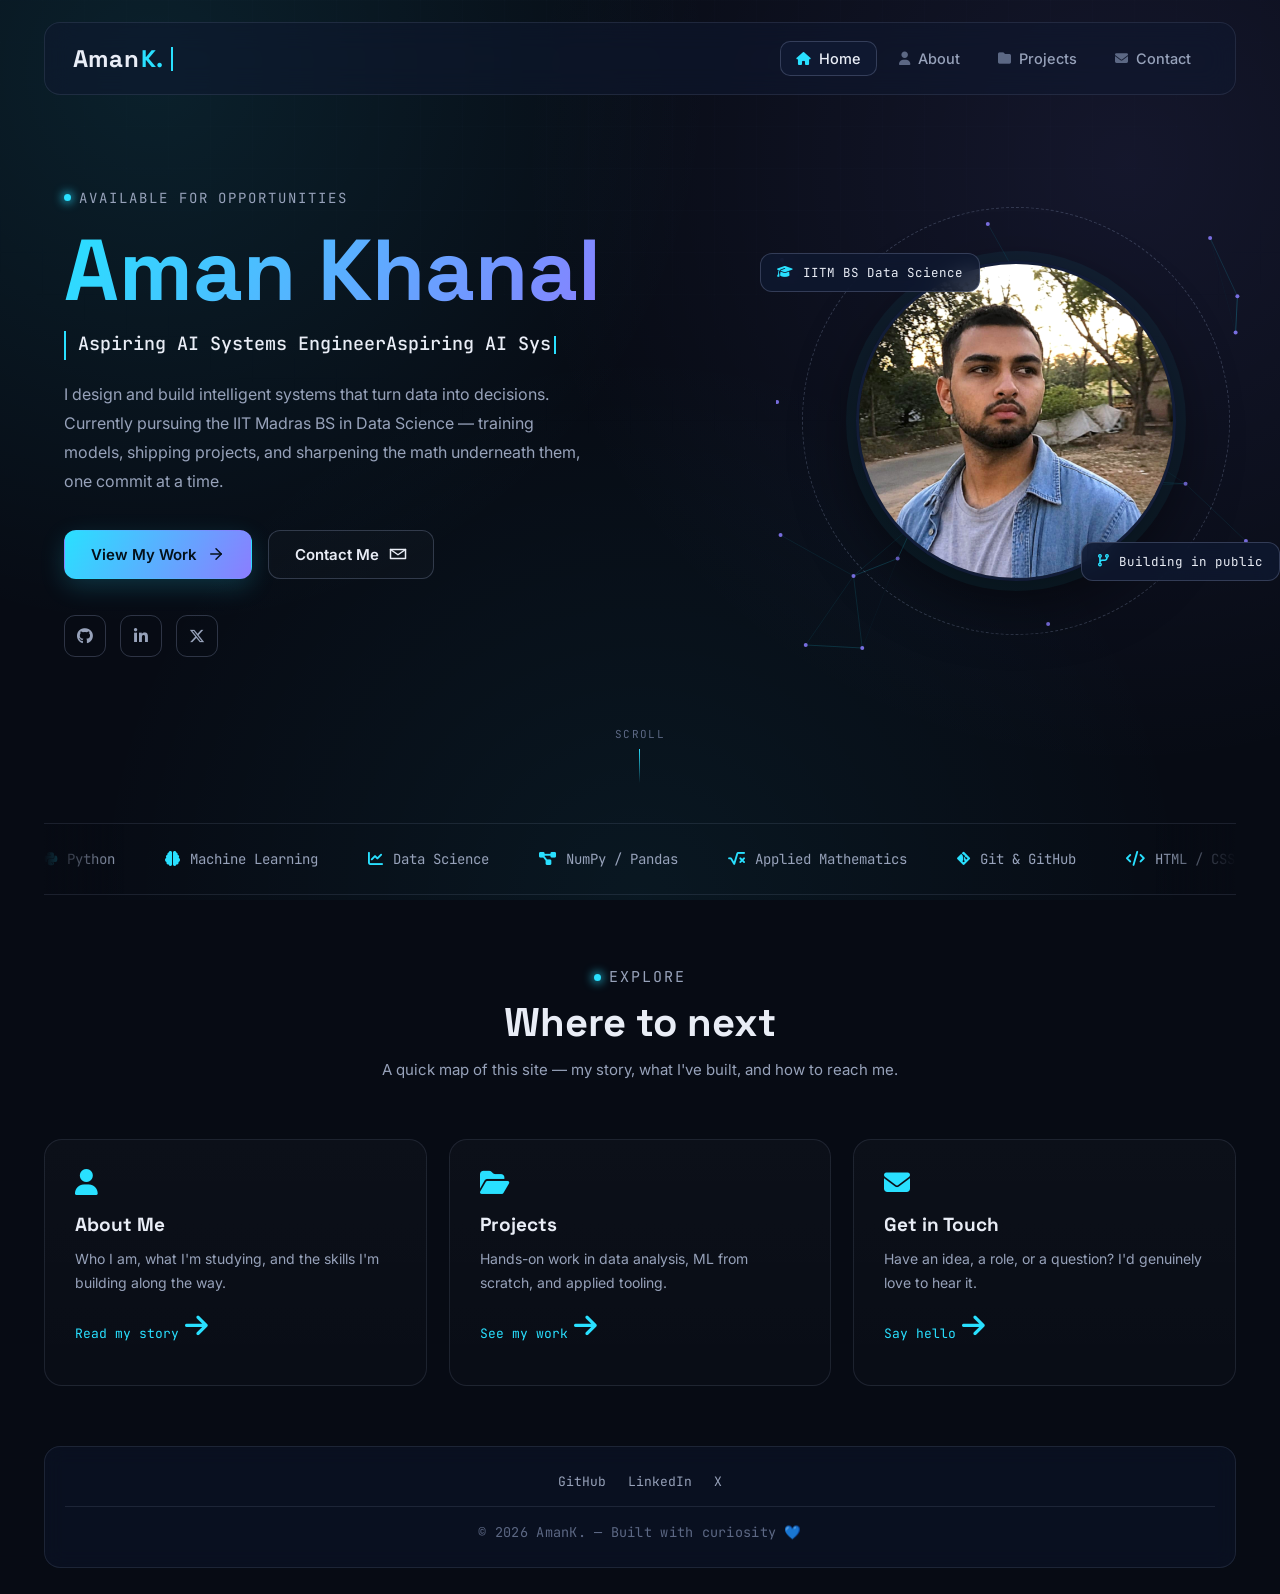
<file: index.html>
<!doctype html>
<html lang="en">
<head>
    <meta charset="UTF-8" />
    <meta name="viewport" content="width=device-width, initial-scale=1.0" />
    <title>AmanK. | AI &amp; ML Engineer</title>
    <meta name="description" content="Aman Khanal — aspiring AI Systems Engineer building intelligent, real-world machine learning projects." />

    <link href="./styles.css" rel="stylesheet" />
    <link rel="stylesheet" href="https://cdnjs.cloudflare.com/ajax/libs/font-awesome/6.7.2/css/all.min.css" />
</head>
<body>

<header>
    <h1>Aman<span class="dot">K.</span><span class="cursor"></span></h1>
    <button class="nav-toggle" id="navToggle" aria-label="Toggle navigation">
        <span></span><span></span><span></span>
    </button>
    <nav id="siteNav">
        <ul>
            <li><a href="index.html" class="active"><i class="fa-solid fa-house"></i> Home</a></li>
            <li><a href="about.html"><i class="fa-solid fa-user"></i> About</a></li>
            <li><a href="projects.html"><i class="fa-solid fa-folder"></i> Projects</a></li>
            <li><a href="contact.html"><i class="fa-solid fa-envelope"></i> Contact</a></li>
        </ul>
    </nav>
</header>

<main>

    <section class="hero">
        <div class="hero-text reveal">
            <p class="hero-greeting eyebrow">Available for opportunities</p>
            <h1 class="hero-name">Aman Khanal</h1>
            <p class="hero-role" id="typing">Aspiring AI Systems Engineer</p>
            <p class="hero-desc">
                I design and build intelligent systems that turn data into decisions.
                Currently pursuing the IIT Madras BS in Data Science — training models,
                shipping projects, and sharpening the math underneath them, one commit at a time.
            </p>
            <div class="hero-buttons">
                <a href="projects.html" class="btn btn-primary">
                    View My Work
                    <svg width="18" height="18" viewBox="0 0 24 24" fill="none" stroke="currentColor" stroke-width="2" stroke-linecap="round" stroke-linejoin="round">
                        <line x1="5" y1="12" x2="19" y2="12"></line>
                        <polyline points="12 5 19 12 12 19"></polyline>
                    </svg>
                </a>
                <a href="contact.html" class="btn btn-secondary">
                    Contact Me
                    <svg width="18" height="18" viewBox="0 0 24 24" fill="none" stroke="currentColor" stroke-width="2" stroke-linecap="round" stroke-linejoin="round">
                        <path d="M2 6h20v12H2z"></path>
                        <path d="M22 6l-10 7L2 6"></path>
                    </svg>
                </a>
            </div>
            <div class="hero-socials">
                <a href="https://github.com/amanml2026" target="_blank" aria-label="GitHub"><i class="fa-brands fa-github"></i></a>
                <a href="https://www.linkedin.com/in/aman-khanal-4bb287227/" target="_blank" aria-label="LinkedIn"><i class="fa-brands fa-linkedin-in"></i></a>
                <a href="https://x.com/AmanKhanal_AI" target="_blank" aria-label="X"><i class="fa-brands fa-x-twitter"></i></a>
            </div>
        </div>

        <div class="hero-image-wrap reveal">
            <canvas id="neural-canvas"></canvas>
            <span class="hero-ring"></span>
            <div class="hero-image">
                <img src="photo.jpeg" alt="Aman Khanal" />
            </div>
            <div class="float-chip chip-1"><i class="fa-solid fa-graduation-cap"></i> IITM BS Data Science</div>
            <div class="float-chip chip-2"><i class="fa-solid fa-code-branch"></i> Building in public</div>
        </div>
    </section>

    <div class="scroll-cue reveal"><span>Scroll</span><span class="line"></span></div>

    <section class="stack-strip reveal" aria-label="Technologies I work with">
        <div class="marquee">
            <span><i class="fa-brands fa-python"></i> Python</span>
            <span><i class="fa-solid fa-brain"></i> Machine Learning</span>
            <span><i class="fa-solid fa-chart-line"></i> Data Science</span>
            <span><i class="fa-solid fa-diagram-project"></i> NumPy / Pandas</span>
            <span><i class="fa-solid fa-square-root-variable"></i> Applied Mathematics</span>
            <span><i class="fa-brands fa-git-alt"></i> Git &amp; GitHub</span>
            <span><i class="fa-solid fa-code"></i> HTML / CSS / JS</span>
            <span><i class="fa-solid fa-terminal"></i> Problem Solving</span>
            <!-- duplicate set for seamless loop -->
            <span><i class="fa-brands fa-python"></i> Python</span>
            <span><i class="fa-solid fa-brain"></i> Machine Learning</span>
            <span><i class="fa-solid fa-chart-line"></i> Data Science</span>
            <span><i class="fa-solid fa-diagram-project"></i> NumPy / Pandas</span>
            <span><i class="fa-solid fa-square-root-variable"></i> Applied Mathematics</span>
            <span><i class="fa-brands fa-git-alt"></i> Git &amp; GitHub</span>
            <span><i class="fa-solid fa-code"></i> HTML / CSS / JS</span>
            <span><i class="fa-solid fa-terminal"></i> Problem Solving</span>
        </div>
    </section>

    <div class="section-head reveal">
        <p class="eyebrow">Explore</p>
        <h2>Where to next</h2>
        <p>A quick map of this site — my story, what I've built, and how to reach me.</p>
    </div>

    <section class="preview-grid">
        <div class="preview-card panel reveal">
            <i class="fa-solid fa-user"></i>
            <h3>About Me</h3>
            <p>Who I am, what I'm studying, and the skills I'm building along the way.</p>
            <a href="about.html">Read my story <i class="fa-solid fa-arrow-right"></i></a>
        </div>
        <div class="preview-card panel reveal">
            <i class="fa-solid fa-folder-open"></i>
            <h3>Projects</h3>
            <p>Hands-on work in data analysis, ML from scratch, and applied tooling.</p>
            <a href="projects.html">See my work <i class="fa-solid fa-arrow-right"></i></a>
        </div>
        <div class="preview-card panel reveal">
            <i class="fa-solid fa-envelope"></i>
            <h3>Get in Touch</h3>
            <p>Have an idea, a role, or a question? I'd genuinely love to hear it.</p>
            <a href="contact.html">Say hello <i class="fa-solid fa-arrow-right"></i></a>
        </div>
    </section>

</main>

<footer>
    <div class="foot-links">
        <a href="https://github.com/amanml2026" target="_blank">GitHub</a>
        <a href="https://www.linkedin.com/in/aman-khanal-4bb287227/" target="_blank">LinkedIn</a>
        <a href="https://x.com/AmanKhanal_AI" target="_blank">X</a>
    </div>
    <hr />
    <p>&copy; 2026 AmanK. — Built with curiosity 💙</p>
</footer>

<button class="to-top" id="toTop" aria-label="Back to top"><i class="fa-solid fa-arrow-up"></i></button>

<script>
/* ---------- mobile nav ---------- */
const navToggle = document.getElementById('navToggle');
const siteNav = document.getElementById('siteNav');
navToggle.addEventListener('click', () => siteNav.classList.toggle('open'));
document.querySelectorAll('#siteNav a').forEach(a => a.addEventListener('click', () => siteNav.classList.remove('open')));

/* ---------- back to top ---------- */
const toTop = document.getElementById('toTop');
window.addEventListener('scroll', () => {
    toTop.classList.toggle('show', window.scrollY > 400);
});
toTop.addEventListener('click', () => window.scrollTo({ top: 0, behavior: 'smooth' }));

/* ---------- scroll reveal ---------- */
const revealEls = document.querySelectorAll('.reveal');
const io = new IntersectionObserver((entries) => {
    entries.forEach(e => {
        if (e.isIntersecting) {
            e.target.classList.add('is-visible');
            io.unobserve(e.target);
        }
    });
}, { threshold: 0.15 });
revealEls.forEach(el => io.observe(el));

/* ---------- typing effect ---------- */
const words = [
    "Aspiring AI Systems Engineer",
    "Machine Learning Enthusiast",
    "IITM BS Data Science Student",
    "Lifelong Learner",
    "Building AI Projects Every Day"
];
let wordIndex = 0, charIndex = 0;
const typing = document.getElementById("typing");

function type(){
    if (charIndex < words[wordIndex].length){
        typing.textContent += words[wordIndex].charAt(charIndex);
        charIndex++;
        setTimeout(type, 90);
    } else {
        setTimeout(erase, 1500);
    }
}
function erase(){
    if (charIndex > 0){
        typing.textContent = words[wordIndex].substring(0, charIndex - 1);
        charIndex--;
        setTimeout(erase, 45);
    } else {
        wordIndex = (wordIndex + 1) % words.length;
        setTimeout(type, 400);
    }
}
type();

/* ---------- neural network canvas ---------- */
const canvas = document.getElementById('neural-canvas');
const ctx = canvas.getContext('2d');
let w, h, nodes = [];
const NODE_COUNT = 26;

function resize(){
    w = canvas.width = canvas.offsetWidth * devicePixelRatio;
    h = canvas.height = canvas.offsetHeight * devicePixelRatio;
}
function initNodes(){
    nodes = Array.from({ length: NODE_COUNT }, () => ({
        x: Math.random() * w,
        y: Math.random() * h,
        vx: (Math.random() - 0.5) * 0.3,
        vy: (Math.random() - 0.5) * 0.3
    }));
}
function step(){
    ctx.clearRect(0, 0, w, h);
    nodes.forEach(n => {
        n.x += n.vx; n.y += n.vy;
        if (n.x < 0 || n.x > w) n.vx *= -1;
        if (n.y < 0 || n.y > h) n.vy *= -1;
    });
    for (let i = 0; i < nodes.length; i++){
        for (let j = i + 1; j < nodes.length; j++){
            const a = nodes[i], b = nodes[j];
            const d = Math.hypot(a.x - b.x, a.y - b.y);
            const maxD = w * 0.22;
            if (d < maxD){
                ctx.strokeStyle = `rgba(41,224,255,${(1 - d / maxD) * 0.35})`;
                ctx.lineWidth = 1;
                ctx.beginPath();
                ctx.moveTo(a.x, a.y);
                ctx.lineTo(b.x, b.y);
                ctx.stroke();
            }
        }
    }
    nodes.forEach(n => {
        ctx.fillStyle = 'rgba(139,125,255,0.85)';
        ctx.beginPath();
        ctx.arc(n.x, n.y, 2, 0, Math.PI * 2);
        ctx.fill();
    });
    requestAnimationFrame(step);
}
if (canvas){
    resize();
    initNodes();
    step();
    window.addEventListener('resize', () => { resize(); initNodes(); });
}
</script>

</body>
</html>
</file>
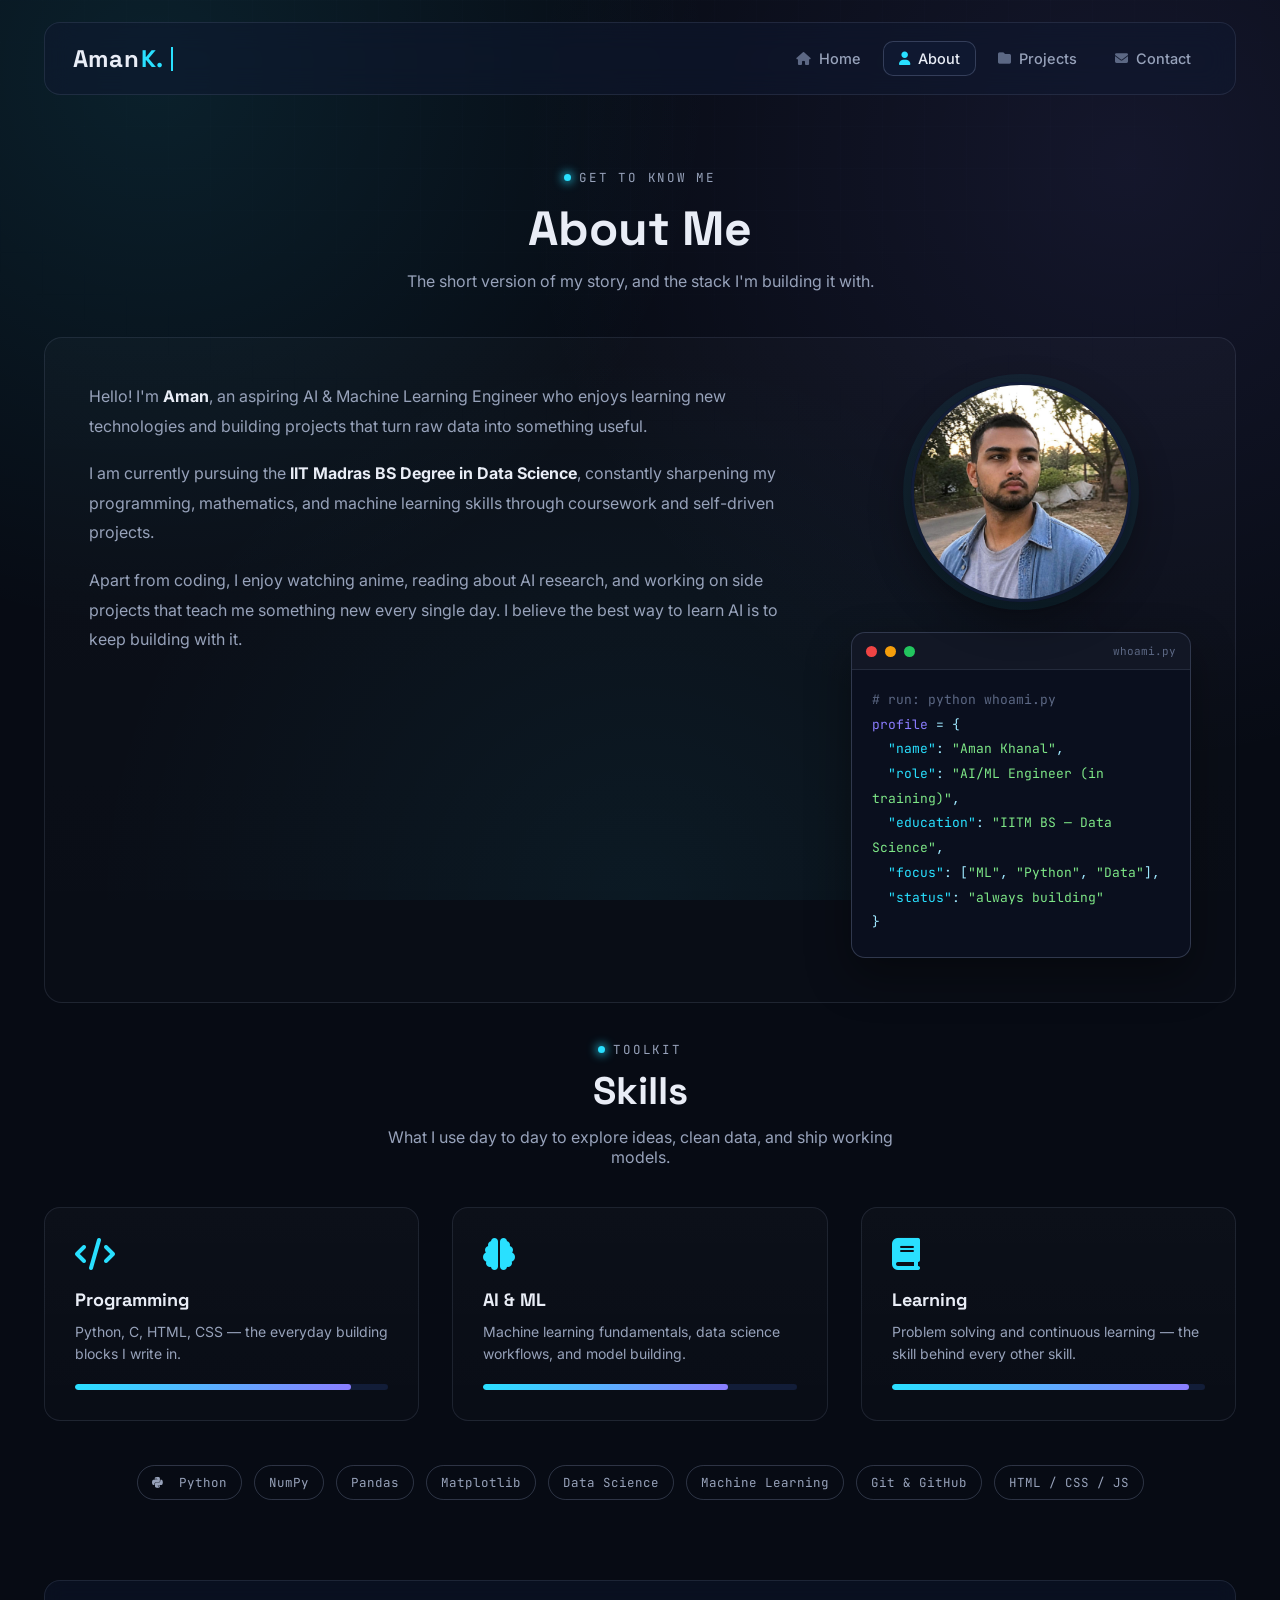
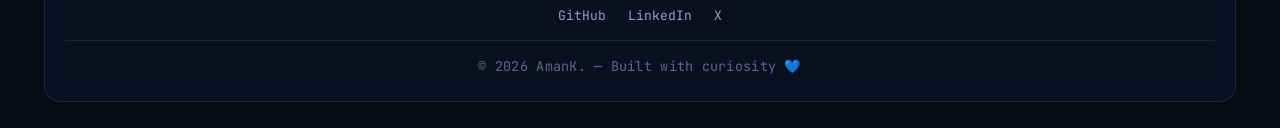
<file: about.html>
<!DOCTYPE html>
<html lang="en">
<head>
    <meta charset="UTF-8">
    <meta name="viewport" content="width=device-width, initial-scale=1.0">
    <title>About | AmanK.</title>

    <link rel="stylesheet" href="about.css">
    <link rel="stylesheet" href="https://cdnjs.cloudflare.com/ajax/libs/font-awesome/6.7.2/css/all.min.css">
</head>

<body>

<header>
    <h1>Aman<span class="dot">K.</span><span class="cursor"></span></h1>
    <button class="nav-toggle" id="navToggle" aria-label="Toggle navigation">
        <span></span><span></span><span></span>
    </button>
    <nav id="siteNav">
        <ul>
            <li><a href="index.html"><i class="fa-solid fa-house"></i> Home</a></li>
            <li><a href="about.html" class="active"><i class="fa-solid fa-user"></i> About</a></li>
            <li><a href="projects.html"><i class="fa-solid fa-folder"></i> Projects</a></li>
            <li><a href="contact.html"><i class="fa-solid fa-envelope"></i> Contact</a></li>
        </ul>
    </nav>
</header>

<main>

    <div class="page-head reveal">
        <p class="eyebrow">Get to know me</p>
        <h2>About Me</h2>
        <p>The short version of my story, and the stack I'm building it with.</p>
    </div>

    <section class="about panel reveal">

        <div class="text">

            <p>
                Hello! I'm <strong>Aman</strong>, an aspiring AI &amp; Machine Learning Engineer
                who enjoys learning new technologies and building projects that turn raw data
                into something useful.
            </p>

            <p>
                I am currently pursuing the <strong>IIT Madras BS Degree in Data Science</strong>,
                constantly sharpening my programming, mathematics, and machine learning skills
                through coursework and self-driven projects.
            </p>

            <p>
                Apart from coding, I enjoy watching anime, reading about AI research,
                and working on side projects that teach me something new every single day.
                I believe the best way to learn AI is to keep building with it.
            </p>

        </div>

        <div class="side">

            <div class="image">
                <img src="photo.jpeg" alt="Profile photo of Aman Khanal">
            </div>

            <div class="terminal">
                <div class="terminal-bar">
                    <span></span><span></span><span></span>
                    <small>whoami.py</small>
                </div>
                <div class="terminal-body">
<span class="cmt"># run: python whoami.py</span><br>
<span class="key">profile</span> = {<br>
&nbsp;&nbsp;<span class="fn">"name"</span>: <span class="str">"Aman Khanal"</span>,<br>
&nbsp;&nbsp;<span class="fn">"role"</span>: <span class="str">"AI/ML Engineer (in training)"</span>,<br>
&nbsp;&nbsp;<span class="fn">"education"</span>: <span class="str">"IITM BS — Data Science"</span>,<br>
&nbsp;&nbsp;<span class="fn">"focus"</span>: [<span class="str">"ML"</span>, <span class="str">"Python"</span>, <span class="str">"Data"</span>],<br>
&nbsp;&nbsp;<span class="fn">"status"</span>: <span class="str">"always building"</span><br>
}
                </div>
            </div>

        </div>

    </section>

    <section class="skills">

        <p class="eyebrow section-tag">Toolkit</p>
        <h2>Skills</h2>
        <p>What I use day to day to explore ideas, clean data, and ship working models.</p>

        <div class="cards">

            <div class="card reveal" style="--fill:88%">
                <i class="fa-solid fa-code"></i>
                <h3>Programming</h3>
                <p>Python, C, HTML, CSS — the everyday building blocks I write in.</p>
                <div class="bar"><div class="bar-fill"></div></div>
            </div>

            <div class="card reveal" style="--fill:78%">
                <i class="fa-solid fa-brain"></i>
                <h3>AI &amp; ML</h3>
                <p>Machine learning fundamentals, data science workflows, and model building.</p>
                <div class="bar"><div class="bar-fill"></div></div>
            </div>

            <div class="card reveal" style="--fill:95%">
                <i class="fa-solid fa-book"></i>
                <h3>Learning</h3>
                <p>Problem solving and continuous learning — the skill behind every other skill.</p>
                <div class="bar"><div class="bar-fill"></div></div>
            </div>

        </div>

        <div class="tags">
            <span><i class="fa-brands fa-python"></i>&nbsp; Python</span>
            <span>NumPy</span>
            <span>Pandas</span>
            <span>Matplotlib</span>
            <span>Data Science</span>
            <span>Machine Learning</span>
            <span>Git &amp; GitHub</span>
            <span>HTML / CSS / JS</span>
        </div>

    </section>

</main>

<footer>
    <div class="foot-links">
        <a href="https://github.com/amanml2026" target="_blank">GitHub</a>
        <a href="https://www.linkedin.com/in/aman-khanal-4bb287227/" target="_blank">LinkedIn</a>
        <a href="https://x.com/AmanKhanal_AI" target="_blank">X</a>
    </div>
    <hr>
    <p>&copy; 2026 AmanK. — Built with curiosity 💙</p>
</footer>

<button class="to-top" id="toTop" aria-label="Back to top"><i class="fa-solid fa-arrow-up"></i></button>

<script>
const navToggle = document.getElementById('navToggle');
const siteNav = document.getElementById('siteNav');
navToggle.addEventListener('click', () => siteNav.classList.toggle('open'));
document.querySelectorAll('#siteNav a').forEach(a => a.addEventListener('click', () => siteNav.classList.remove('open')));

const toTop = document.getElementById('toTop');
window.addEventListener('scroll', () => toTop.classList.toggle('show', window.scrollY > 400));
toTop.addEventListener('click', () => window.scrollTo({ top: 0, behavior: 'smooth' }));

const revealEls = document.querySelectorAll('.reveal');
const io = new IntersectionObserver((entries) => {
    entries.forEach(e => {
        if (e.isIntersecting){
            e.target.classList.add('is-visible');
            io.unobserve(e.target);
        }
    });
}, { threshold: 0.15 });
revealEls.forEach(el => io.observe(el));
</script>

</body>
</html>
</file>
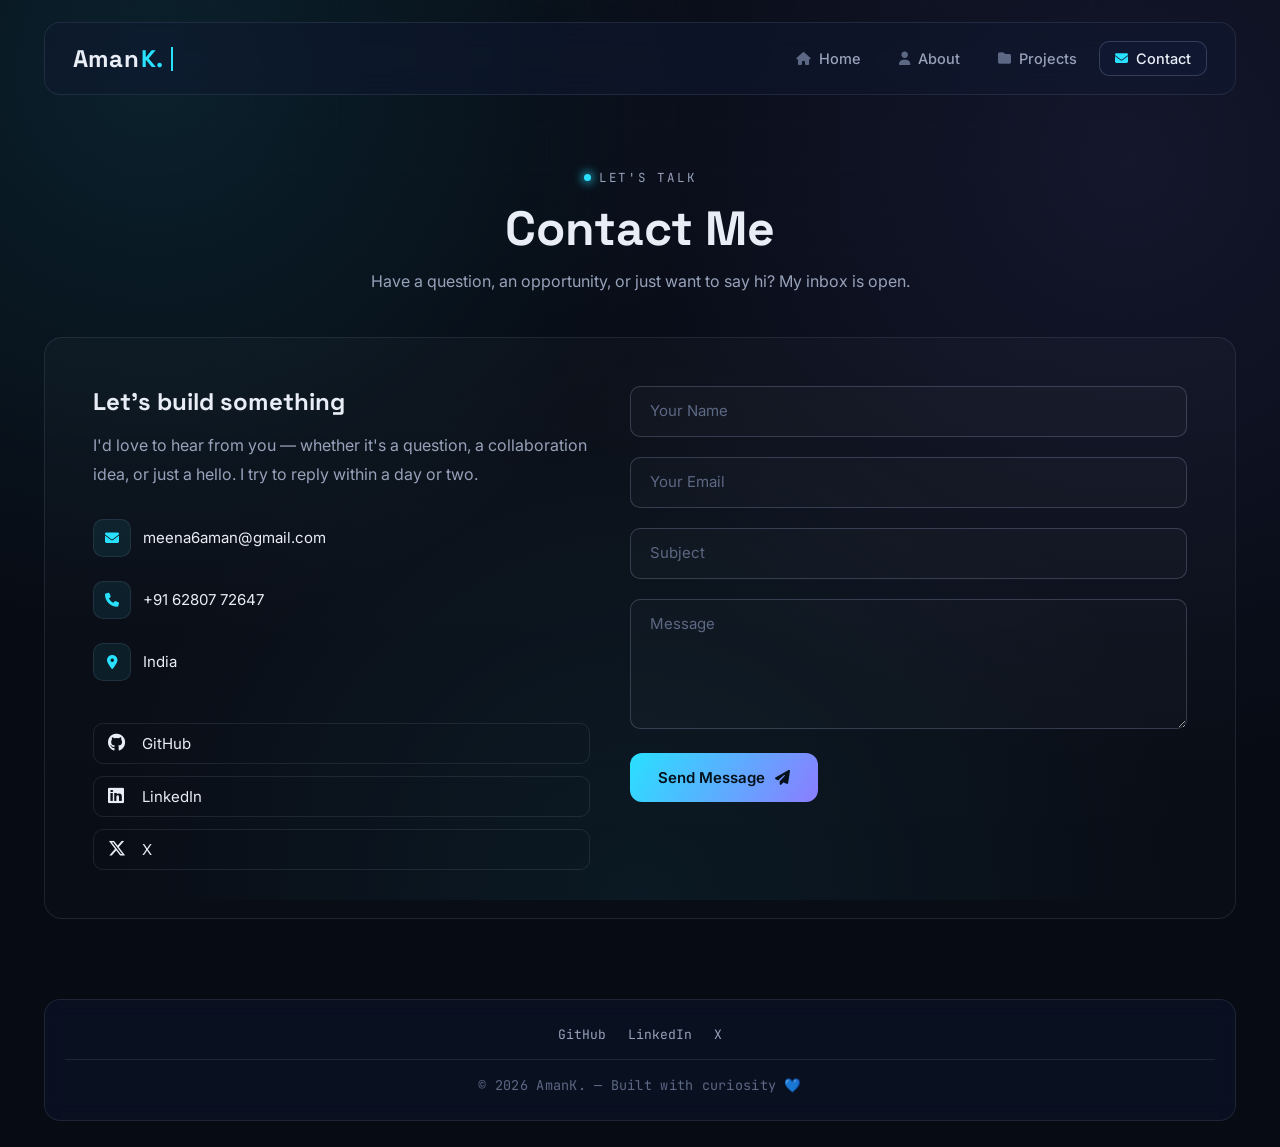
<file: contact.html>
<!DOCTYPE html>
<html lang="en">
<head>
    <meta charset="UTF-8">
    <meta name="viewport" content="width=device-width, initial-scale=1.0">
    <title>Contact | AmanK.</title>

    <link rel="stylesheet" href="contact.css">
    <link rel="stylesheet" href="https://cdnjs.cloudflare.com/ajax/libs/font-awesome/6.7.2/css/all.min.css">
</head>

<body>

<header>
    <h1>Aman<span class="dot">K.</span><span class="cursor"></span></h1>
    <button class="nav-toggle" id="navToggle" aria-label="Toggle navigation">
        <span></span><span></span><span></span>
    </button>
    <nav id="siteNav">
        <ul>
            <li><a href="index.html"><i class="fa-solid fa-house"></i> Home</a></li>
            <li><a href="about.html"><i class="fa-solid fa-user"></i> About</a></li>
            <li><a href="projects.html"><i class="fa-solid fa-folder"></i> Projects</a></li>
            <li><a href="contact.html" class="active"><i class="fa-solid fa-envelope"></i> Contact</a></li>
        </ul>
    </nav>
</header>

<main>

    <div class="page-head reveal">
        <p class="eyebrow">Let's talk</p>
        <h2>Contact Me</h2>
        <p>Have a question, an opportunity, or just want to say hi? My inbox is open.</p>
    </div>

    <section class="contact panel reveal">

        <div class="left">

            <h3>Let's build something</h3>
            <p>
                I'd love to hear from you — whether it's a question, a collaboration idea,
                or just a hello. I try to reply within a day or two.
            </p>

            <div class="info">
                <p><i class="fa-solid fa-envelope"></i> meena6aman@gmail.com</p>
                <p><i class="fa-solid fa-phone"></i> +91 62807 72647</p>
                <p><i class="fa-solid fa-location-dot"></i> India</p>
            </div>

            <div class="social">
                <a href="https://github.com/amanml2026" target="_blank">
                    <i class="fa-brands fa-github"></i> GitHub
                </a>
                <a href="https://www.linkedin.com/in/aman-khanal-4bb287227/" target="_blank">
                    <i class="fa-brands fa-linkedin"></i> LinkedIn
                </a>
                <a href="https://x.com/AmanKhanal_AI" target="_blank">
                    <i class="fa-brands fa-x-twitter"></i> X
                </a>
            </div>

        </div>

        <div class="right">

            <form id="contactForm">

                <div class="field">
                    <input type="text" id="name" name="name" placeholder=" " required>
                    <label for="name">Your Name</label>
                </div>

                <div class="field">
                    <input type="email" id="email" name="email" placeholder=" " required>
                    <label for="email">Your Email</label>
                </div>

                <div class="field">
                    <input type="text" id="subject" name="subject" placeholder=" " required>
                    <label for="subject">Subject</label>
                </div>

                <div class="field">
                    <textarea id="message" name="message" placeholder=" " required></textarea>
                    <label for="message">Message</label>
                </div>

                <button type="submit">
                    Send Message
                    <i class="fa-solid fa-paper-plane"></i>
                </button>

                <p class="form-note" id="formNote"></p>

            </form>

        </div>

    </section>

</main>

<footer>
    <div class="foot-links">
        <a href="https://github.com/amanml2026" target="_blank">GitHub</a>
        <a href="https://www.linkedin.com/in/aman-khanal-4bb287227/" target="_blank">LinkedIn</a>
        <a href="https://x.com/AmanKhanal_AI" target="_blank">X</a>
    </div>
    <hr>
    <p>&copy; 2026 AmanK. — Built with curiosity 💙</p>
</footer>

<button class="to-top" id="toTop" aria-label="Back to top"><i class="fa-solid fa-arrow-up"></i></button>

<script>
const navToggle = document.getElementById('navToggle');
const siteNav = document.getElementById('siteNav');
navToggle.addEventListener('click', () => siteNav.classList.toggle('open'));
document.querySelectorAll('#siteNav a').forEach(a => a.addEventListener('click', () => siteNav.classList.remove('open')));

const toTop = document.getElementById('toTop');
window.addEventListener('scroll', () => toTop.classList.toggle('show', window.scrollY > 400));
toTop.addEventListener('click', () => window.scrollTo({ top: 0, behavior: 'smooth' }));

const revealEls = document.querySelectorAll('.reveal');
const io = new IntersectionObserver((entries) => {
    entries.forEach(e => {
        if (e.isIntersecting){
            e.target.classList.add('is-visible');
            io.unobserve(e.target);
        }
    });
}, { threshold: 0.15 });
revealEls.forEach(el => io.observe(el));

/* ---------- contact form -> mailto ---------- */
const form = document.getElementById('contactForm');
const note = document.getElementById('formNote');

form.addEventListener('submit', (e) => {
    e.preventDefault();
    const name = document.getElementById('name').value.trim();
    const email = document.getElementById('email').value.trim();
    const subject = document.getElementById('subject').value.trim();
    const message = document.getElementById('message').value.trim();

    const body = `Name: ${name}\nEmail: ${email}\n\n${message}`;
    const mailto = `mailto:meena6aman@gmail.com?subject=${encodeURIComponent(subject)}&body=${encodeURIComponent(body)}`;

    window.location.href = mailto;

    note.innerHTML = '<i class="fa-solid fa-circle-check"></i> Opening your email client…';
    note.classList.add('show');
});
</script>

</body>
</html>
</file>
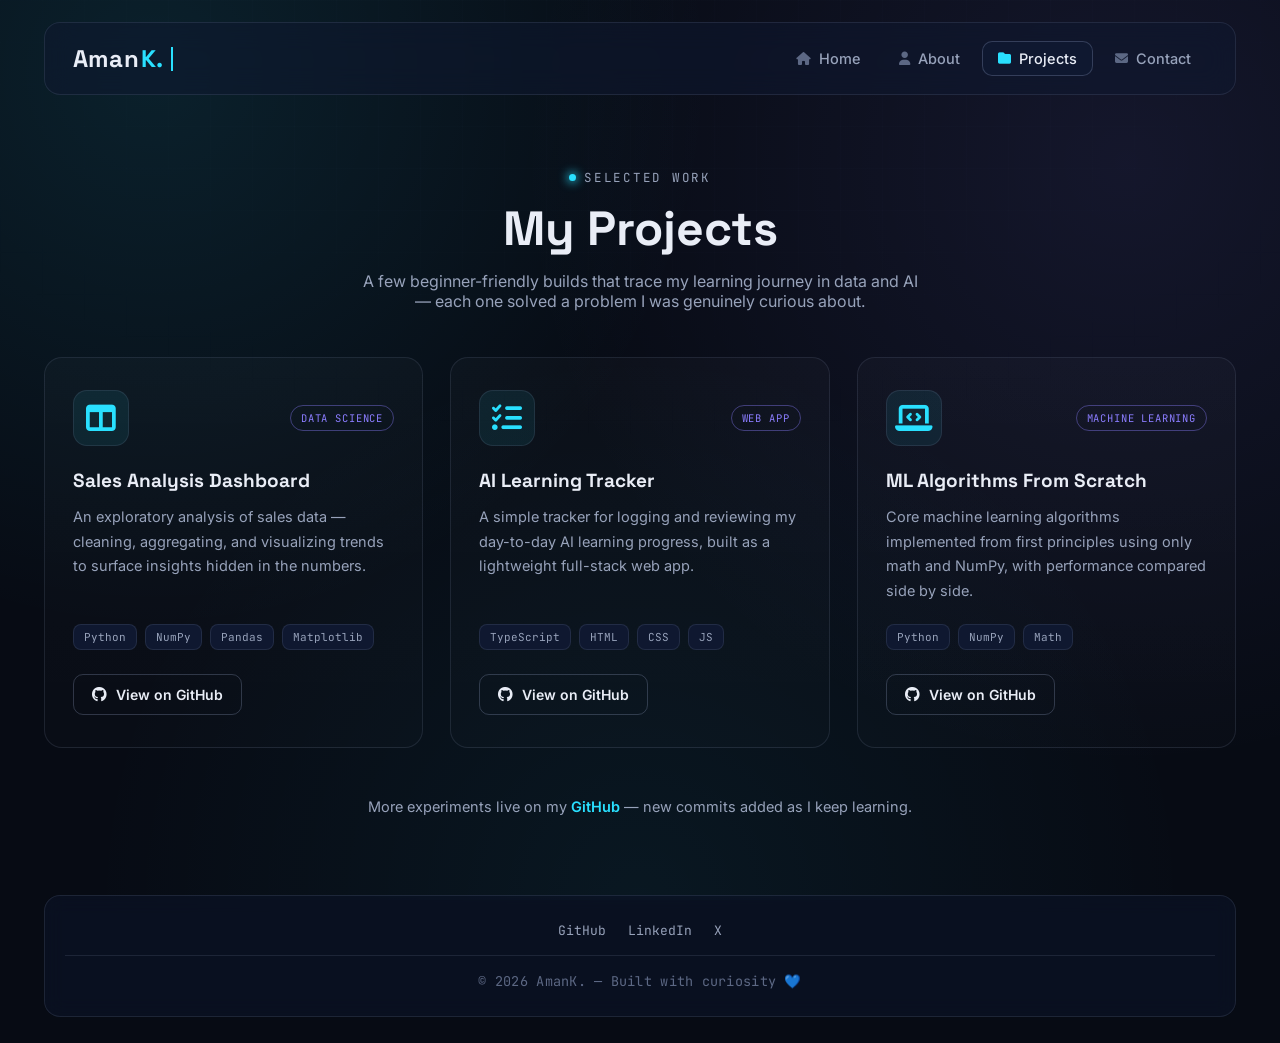
<file: projects.html>
<!DOCTYPE html>
<html lang="en">
<head>
    <meta charset="UTF-8">
    <meta name="viewport" content="width=device-width, initial-scale=1.0">
    <title>Projects | AmanK.</title>

    <link rel="stylesheet" href="projects.css">
    <link rel="stylesheet" href="https://cdnjs.cloudflare.com/ajax/libs/font-awesome/6.7.2/css/all.min.css">
</head>

<body>

<header>
    <h1>Aman<span class="dot">K.</span><span class="cursor"></span></h1>
    <button class="nav-toggle" id="navToggle" aria-label="Toggle navigation">
        <span></span><span></span><span></span>
    </button>
    <nav id="siteNav">
        <ul>
            <li><a href="index.html"><i class="fa-solid fa-house"></i> Home</a></li>
            <li><a href="about.html"><i class="fa-solid fa-user"></i> About</a></li>
            <li><a href="projects.html" class="active"><i class="fa-solid fa-folder"></i> Projects</a></li>
            <li><a href="contact.html"><i class="fa-solid fa-envelope"></i> Contact</a></li>
        </ul>
    </nav>
</header>

<main>

    <div class="page-head reveal">
        <p class="eyebrow">Selected work</p>
        <h2>My Projects</h2>
        <p>A few beginner-friendly builds that trace my learning journey in data and AI — each one solved a problem I was genuinely curious about.</p>
    </div>

    <section class="project-container">

        <div class="card reveal">
            <div class="card-top">
                <div class="project-icon"><i class="fa-solid fa-table-columns"></i></div>
                <span class="badge">Data Science</span>
            </div>
            <h3>Sales Analysis Dashboard</h3>
            <p>An exploratory analysis of sales data — cleaning, aggregating, and visualizing trends to surface insights hidden in the numbers.</p>
            <div class="tech-tags">
                <span>Python</span><span>NumPy</span><span>Pandas</span><span>Matplotlib</span>
            </div>
            <a href="https://github.com/amanml2026/sales-analysis-dashboard" target="_blank">
                <i class="fa-brands fa-github"></i> View on GitHub
            </a>
        </div>

        <div class="card reveal">
            <div class="card-top">
                <div class="project-icon"><i class="fa-solid fa-list-check"></i></div>
                <span class="badge">Web App</span>
            </div>
            <h3>AI Learning Tracker</h3>
            <p>A simple tracker for logging and reviewing my day-to-day AI learning progress, built as a lightweight full-stack web app.</p>
            <div class="tech-tags">
                <span>TypeScript</span><span>HTML</span><span>CSS</span><span>JS</span>
            </div>
            <a href="https://github.com/amanml2026/ai-learning-tracker" target="_blank">
                <i class="fa-brands fa-github"></i> View on GitHub
            </a>
        </div>

        <div class="card reveal">
            <div class="card-top">
                <div class="project-icon"><i class="fa-solid fa-laptop-code"></i></div>
                <span class="badge">Machine Learning</span>
            </div>
            <h3>ML Algorithms From Scratch</h3>
            <p>Core machine learning algorithms implemented from first principles using only math and NumPy, with performance compared side by side.</p>
            <div class="tech-tags">
                <span>Python</span><span>NumPy</span><span>Math</span>
            </div>
            <a href="https://github.com/amanml2026/ML-Algorithms-From-Scratch" target="_blank">
                <i class="fa-brands fa-github"></i> View on GitHub
            </a>
        </div>

    </section>

    <p class="more-note reveal">
        More experiments live on my <a href="https://github.com/amanml2026" target="_blank">GitHub</a> — new commits added as I keep learning.
    </p>

</main>

<footer>
    <div class="foot-links">
        <a href="https://github.com/amanml2026" target="_blank">GitHub</a>
        <a href="https://www.linkedin.com/in/aman-khanal-4bb287227/" target="_blank">LinkedIn</a>
        <a href="https://x.com/AmanKhanal_AI" target="_blank">X</a>
    </div>
    <hr>
    <p>&copy; 2026 AmanK. — Built with curiosity 💙</p>
</footer>

<button class="to-top" id="toTop" aria-label="Back to top"><i class="fa-solid fa-arrow-up"></i></button>

<script>
const navToggle = document.getElementById('navToggle');
const siteNav = document.getElementById('siteNav');
navToggle.addEventListener('click', () => siteNav.classList.toggle('open'));
document.querySelectorAll('#siteNav a').forEach(a => a.addEventListener('click', () => siteNav.classList.remove('open')));

const toTop = document.getElementById('toTop');
window.addEventListener('scroll', () => toTop.classList.toggle('show', window.scrollY > 400));
toTop.addEventListener('click', () => window.scrollTo({ top: 0, behavior: 'smooth' }));

const revealEls = document.querySelectorAll('.reveal');
const io = new IntersectionObserver((entries) => {
    entries.forEach(e => {
        if (e.isIntersecting){
            e.target.classList.add('is-visible');
            io.unobserve(e.target);
        }
    });
}, { threshold: 0.15 });
revealEls.forEach(el => io.observe(el));
</script>

</body>
</html>
</file>
<file: styles.css>
@import url('https://fonts.googleapis.com/css2?family=Space+Grotesk:wght@400;500;600;700&family=Inter:wght@400;500;600&family=JetBrains+Mono:wght@400;500&display=swap');

/* ---------------------------------------------
   Design tokens — AmanK. / AI Engineer portfolio
--------------------------------------------- */
:root{
    --bg:            #070b14;
    --bg-soft:       #0b1120;
    --panel:         #0f1830;
    --panel-2:       #121d38;
    --border:        rgba(148,163,196,0.14);
    --border-strong: rgba(148,163,196,0.28);

    --text:          #e9edf6;
    --text-dim:      #97a2ba;
    --text-faint:    #5c6884;

    --cyan:          #29e0ff;
    --violet:        #8b7dff;
    --grad:          linear-gradient(120deg, var(--cyan), var(--violet));
    --grad-soft:     linear-gradient(120deg, rgba(41,224,255,0.14), rgba(139,125,255,0.14));

    --font-display: 'Space Grotesk', sans-serif;
    --font-body:    'Inter', sans-serif;
    --font-mono:    'JetBrains Mono', monospace;

    --radius: 18px;
    --radius-sm: 10px;
}

*{
    margin:0;
    padding:0;
    box-sizing:border-box;
}

html{
    scroll-behavior:smooth;
}

body{
    width:100%;
    max-width:1240px;
    margin:auto;
    padding:0 24px;
    font-family:var(--font-body);
    background:var(--bg);
    color:var(--text);
    position:relative;
    overflow-x:hidden;
}

/* faint global grid + glow backdrop */
body::before{
    content:"";
    position:fixed;
    inset:0;
    z-index:-2;
    background:
        radial-gradient(circle at 12% 8%, rgba(41,224,255,0.10), transparent 40%),
        radial-gradient(circle at 88% 18%, rgba(139,125,255,0.10), transparent 45%),
        radial-gradient(circle at 50% 100%, rgba(41,224,255,0.06), transparent 50%),
        var(--bg);
}
body::after{
    content:"";
    position:fixed;
    inset:0;
    z-index:-1;
    opacity:.35;
    background-image:
        linear-gradient(rgba(148,163,196,0.05) 1px, transparent 1px),
        linear-gradient(90deg, rgba(148,163,196,0.05) 1px, transparent 1px);
    background-size:42px 42px;
    mask-image:radial-gradient(ellipse 80% 60% at 50% 0%, #000 40%, transparent 90%);
}

::selection{
    background:var(--cyan);
    color:#04101a;
}

::-webkit-scrollbar{ width:10px; }
::-webkit-scrollbar-track{ background:var(--bg); }
::-webkit-scrollbar-thumb{ background:var(--panel-2); border-radius:10px; border:2px solid var(--bg); }
::-webkit-scrollbar-thumb:hover{ background:var(--border-strong); }

a{ color:inherit; }

.eyebrow{
    display:inline-flex;
    align-items:center;
    gap:8px;
    font-family:var(--font-mono);
    font-size:12.5px;
    letter-spacing:.14em;
    text-transform:uppercase;
    color:var(--cyan);
}
.eyebrow::before{
    content:"";
    width:7px;
    height:7px;
    border-radius:50%;
    background:var(--cyan);
    box-shadow:0 0 10px 2px rgba(41,224,255,.7);
}

/* ---------------- Header / Nav ---------------- */
header{
    display:flex;
    justify-content:space-between;
    align-items:center;
    padding:18px 28px;
    margin-top:22px;
    background:rgba(15,24,48,0.55);
    backdrop-filter:blur(14px);
    -webkit-backdrop-filter:blur(14px);
    border:1px solid var(--border);
    border-radius:16px;
    position:sticky;
    top:16px;
    z-index:100;
}

header h1{
    font-family:var(--font-display);
    font-size:24px;
    font-weight:700;
    letter-spacing:.01em;
    color:var(--text);
    display:flex;
    align-items:center;
    gap:2px;
}
header h1 .dot{
    color:var(--cyan);
}
header h1 .cursor{
    display:inline-block;
    width:2px;
    height:1em;
    margin-left:6px;
    background:var(--cyan);
    animation:blinkCursor 1.1s steps(1) infinite;
}
@keyframes blinkCursor{ 50%{ opacity:0; } }

nav ul{
    display:flex;
    list-style:none;
    gap:6px;
}

nav ul li a{
    display:flex;
    align-items:center;
    gap:8px;
    text-decoration:none;
    color:var(--text-dim);
    font-size:14.5px;
    font-weight:500;
    padding:9px 16px;
    border-radius:10px;
    transition:.25s ease;
    position:relative;
}

nav ul li a i{
    font-size:13px;
    color:var(--text-faint);
    transition:.25s ease;
}

nav ul li a:hover,
nav ul li a.active{
    color:var(--text);
    background:var(--panel);
}
nav ul li a:hover i,
nav ul li a.active i{
    color:var(--cyan);
}
nav ul li a.active{
    box-shadow:inset 0 0 0 1px var(--border-strong);
}

.nav-toggle{
    display:none;
    flex-direction:column;
    gap:5px;
    background:none;
    border:none;
    cursor:pointer;
    padding:8px;
}
.nav-toggle span{
    width:22px;
    height:2px;
    background:var(--text);
    border-radius:2px;
    transition:.3s;
}

/* ---------------- Buttons ---------------- */
.btn{
    display:inline-flex;
    align-items:center;
    gap:10px;
    padding:14px 26px;
    border-radius:12px;
    font-family:var(--font-body);
    font-weight:600;
    font-size:15px;
    text-decoration:none;
    border:1px solid transparent;
    cursor:pointer;
    transition:transform .25s ease, box-shadow .25s ease, background .25s ease, border-color .25s ease;
}
.btn svg{ transition:transform .25s ease; }
.btn:hover svg{ transform:translateX(3px); }

.btn-primary{
    background:var(--grad);
    color:#04101a;
    box-shadow:0 8px 24px rgba(41,224,255,0.18);
}
.btn-primary:hover{
    transform:translateY(-3px);
    box-shadow:0 12px 30px rgba(41,224,255,0.3);
}

.btn-secondary{
    background:rgba(255,255,255,0.02);
    color:var(--text);
    border:1px solid var(--border-strong);
}
.btn-secondary:hover{
    transform:translateY(-3px);
    border-color:var(--cyan);
    color:var(--cyan);
    background:rgba(41,224,255,0.06);
}

/* ---------------- Glass panel utility ---------------- */
.panel{
    background:linear-gradient(180deg, rgba(255,255,255,0.025), rgba(255,255,255,0.01));
    border:1px solid var(--border);
    border-radius:var(--radius);
    position:relative;
}
.panel::before{
    content:"";
    position:absolute;
    inset:0;
    border-radius:inherit;
    padding:1px;
    background:var(--grad-soft);
    -webkit-mask:linear-gradient(#000 0 0) content-box, linear-gradient(#000 0 0);
    -webkit-mask-composite:xor;
    mask-composite:exclude;
    opacity:0;
    transition:opacity .35s ease;
    pointer-events:none;
}

/* ---------------- Scroll reveal ---------------- */
.reveal{
    opacity:0;
    transform:translateY(26px);
    transition:opacity .7s cubic-bezier(.2,.7,.2,1), transform .7s cubic-bezier(.2,.7,.2,1);
}
.reveal.is-visible{
    opacity:1;
    transform:translateY(0);
}

/* ---------------- Footer ---------------- */
footer{
    margin-top:60px;
    margin-bottom:26px;
    background:rgba(15,24,48,0.45);
    backdrop-filter:blur(10px);
    text-align:center;
    padding:26px 20px;
    border-radius:16px;
    border:1px solid var(--border);
    color:var(--text-faint);
    font-size:13.5px;
}
footer .foot-links{
    display:flex;
    justify-content:center;
    gap:22px;
    margin-bottom:16px;
    font-family:var(--font-mono);
    font-size:13px;
}
footer .foot-links a{
    text-decoration:none;
    color:var(--text-dim);
    transition:.25s;
}
footer .foot-links a:hover{ color:var(--cyan); }

footer hr{
    border:none;
    border-top:1px solid var(--border);
    margin-bottom:16px;
}

footer p{
    font-family:var(--font-mono);
    letter-spacing:.02em;
}

/* ---------------- Back to top ---------------- */
.to-top{
    position:fixed;
    right:26px;
    bottom:26px;
    width:46px;
    height:46px;
    border-radius:50%;
    background:var(--panel);
    border:1px solid var(--border-strong);
    color:var(--cyan);
    display:flex;
    align-items:center;
    justify-content:center;
    cursor:pointer;
    opacity:0;
    pointer-events:none;
    transform:translateY(10px);
    transition:.3s ease;
    z-index:200;
    font-size:16px;
}
.to-top.show{
    opacity:1;
    pointer-events:auto;
    transform:translateY(0);
}
.to-top:hover{
    border-color:var(--cyan);
    box-shadow:0 0 16px rgba(41,224,255,.35);
}

/* ---------------- Responsive header ---------------- */
@media (max-width:820px){
    nav{
        position:fixed;
        top:0; right:0;
        height:100vh;
        width:min(78vw,300px);
        background:rgba(7,11,20,0.98);
        border-left:1px solid var(--border);
        transform:translateX(100%);
        transition:transform .35s ease;
        z-index:150;
        padding:100px 30px;
    }
    nav.open{ transform:translateX(0); }
    nav ul{
        flex-direction:column;
        gap:6px;
    }
    nav ul li a{ font-size:16px; padding:14px 16px; }
    .nav-toggle{ display:flex; }
}

/* ================= HERO ================= */
main{ position:relative; }

.hero{
    display:flex;
    align-items:center;
    justify-content:space-between;
    gap:50px;
    padding:90px 20px 60px;
    flex-wrap:wrap;
    position:relative;
    min-height:auto;
}

.hero-text{
    max-width:560px;
    flex:1 1 420px;
}

.hero-greeting{
    font-family:var(--font-mono);
    font-size:14px;
    color:var(--text-dim);
    margin-bottom:14px;
}

.hero-name{
    font-family:var(--font-display);
    font-size:clamp(3rem,7vw,5.4rem);
    line-height:1;
    font-weight:700;
    background:var(--grad);
    -webkit-background-clip:text;
    background-clip:text;
    -webkit-text-fill-color:transparent;
    margin:6px 0 18px;
}

.hero-role{
    font-family:var(--font-mono);
    font-size:1.15rem;
    font-weight:500;
    color:var(--text);
    margin-bottom:20px;
    min-height:1.6em;
    border-left:2px solid var(--cyan);
    padding-left:12px;
}
.hero-role::after{
    content:"";
    display:inline-block;
    width:2px;
    height:1em;
    background:var(--cyan);
    margin-left:3px;
    vertical-align:middle;
    animation:blinkCursor .9s steps(1) infinite;
}

.hero-desc{
    font-size:1rem;
    line-height:1.8;
    color:var(--text-dim);
    margin-bottom:34px;
    max-width:520px;
}

.hero-buttons{
    display:flex;
    gap:16px;
    flex-wrap:wrap;
    margin-bottom:36px;
}

.hero-socials{
    display:flex;
    gap:14px;
}
.hero-socials a{
    width:42px;
    height:42px;
    border-radius:11px;
    display:flex;
    align-items:center;
    justify-content:center;
    border:1px solid var(--border-strong);
    color:var(--text-dim);
    text-decoration:none;
    transition:.25s ease;
}
.hero-socials a:hover{
    color:var(--cyan);
    border-color:var(--cyan);
    background:rgba(41,224,255,0.08);
    transform:translateY(-3px);
}

/* -------- image / neural canvas -------- */
.hero-image-wrap{
    position:relative;
    flex-shrink:0;
    width:400px;
    height:400px;
    display:flex;
    align-items:center;
    justify-content:center;
}

#neural-canvas{
    position:absolute;
    inset:-40px;
    width:calc(100% + 80px);
    height:calc(100% + 80px);
    z-index:0;
}

.hero-ring{
    position:absolute;
    inset:-14px;
    border-radius:50%;
    border:1px dashed var(--border-strong);
    animation:spin 26s linear infinite;
}
@keyframes spin{ to{ transform:rotate(360deg); } }

.hero-image{
    width:320px;
    height:320px;
    border-radius:50%;
    overflow:hidden;
    border:3px solid var(--panel-2);
    box-shadow:0 0 0 10px rgba(41,224,255,0.05), 0 20px 60px rgba(0,0,0,.5);
    position:relative;
    z-index:1;
}
.hero-image img{
    width:100%;
    height:100%;
    object-fit:cover;
    display:block;
    filter:saturate(1.05) contrast(1.03);
}

.float-chip{
    position:absolute;
    display:flex;
    align-items:center;
    gap:10px;
    padding:10px 16px;
    font-family:var(--font-mono);
    font-size:12.5px;
    background:rgba(15,24,48,0.85);
    backdrop-filter:blur(10px);
    border:1px solid var(--border-strong);
    border-radius:12px;
    z-index:2;
    animation:floaty 5s ease-in-out infinite;
}
.float-chip i{ color:var(--cyan); }
.chip-1{ top:8%; left:-14%; animation-delay:0s; }
.chip-2{ bottom:10%; right:-16%; animation-delay:1.2s; }

@keyframes floaty{
    0%,100%{ transform:translateY(0); }
    50%{ transform:translateY(-10px); }
}

/* -------- scroll cue -------- */
.scroll-cue{
    display:flex;
    flex-direction:column;
    align-items:center;
    gap:8px;
    width:fit-content;
    margin:10px auto 40px;
    color:var(--text-faint);
    font-family:var(--font-mono);
    font-size:11px;
    letter-spacing:.12em;
    text-transform:uppercase;
}
.scroll-cue .line{
    width:1px;
    height:34px;
    background:linear-gradient(var(--cyan), transparent);
    animation:scrollLine 1.8s ease-in-out infinite;
}
@keyframes scrollLine{
    0%{ transform:scaleY(0); transform-origin:top; }
    50%{ transform:scaleY(1); transform-origin:top; }
    50.01%{ transform-origin:bottom; }
    100%{ transform:scaleY(0); transform-origin:bottom; }
}

/* ================= MARQUEE / STACK STRIP ================= */
.stack-strip{
    margin-top:10px;
    padding:26px 0;
    border-top:1px solid var(--border);
    border-bottom:1px solid var(--border);
    overflow:hidden;
    position:relative;
}
.stack-strip::before,
.stack-strip::after{
    content:"";
    position:absolute;
    top:0; bottom:0;
    width:80px;
    z-index:2;
}
.stack-strip::before{ left:0; background:linear-gradient(90deg, var(--bg), transparent); }
.stack-strip::after{ right:0; background:linear-gradient(270deg, var(--bg), transparent); }

.marquee{
    display:flex;
    gap:50px;
    width:max-content;
    animation:marquee 26s linear infinite;
}
.marquee span{
    display:flex;
    align-items:center;
    gap:10px;
    font-family:var(--font-mono);
    font-size:14px;
    color:var(--text-dim);
    white-space:nowrap;
}
.marquee span i{ color:var(--cyan); font-size:15px; }
@keyframes marquee{
    from{ transform:translateX(0); }
    to{ transform:translateX(-50%); }
}

/* ================= PREVIEW SECTION ================= */
.preview-grid{
    display:grid;
    grid-template-columns:repeat(3,1fr);
    gap:22px;
    margin:60px 0 20px;
}
.preview-card{
    padding:30px;
    transition:.3s ease;
}
.preview-card:hover{
    transform:translateY(-6px);
    border-color:var(--border-strong);
}
.preview-card:hover::before{ opacity:1; }
.preview-card i{
    font-size:26px;
    color:var(--cyan);
    margin-bottom:16px;
    display:block;
}
.preview-card h3{
    font-family:var(--font-display);
    font-size:19px;
    margin-bottom:10px;
}
.preview-card p{
    font-size:14px;
    line-height:1.7;
    color:var(--text-dim);
    margin-bottom:18px;
}
.preview-card a{
    font-family:var(--font-mono);
    font-size:13px;
    color:var(--cyan);
    text-decoration:none;
    display:inline-flex;
    align-items:center;
    gap:6px;
}
.preview-card a:hover{ text-decoration:underline; }

.section-head{
    text-align:center;
    margin:70px 0 10px;
}
.section-head h2{
    font-family:var(--font-display);
    font-size:clamp(1.8rem,3.6vw,2.5rem);
    margin:10px 0 12px;
}
.section-head p{
    color:var(--text-dim);
    max-width:520px;
    margin:0 auto;
    font-size:15px;
}

@media (max-width:900px){
    .hero{ flex-direction:column; text-align:center; padding:70px 10px 40px; }
    .hero-role{ margin-left:auto; margin-right:auto; }
    .hero-buttons, .hero-socials{ justify-content:center; }
    .hero-desc{ margin-left:auto; margin-right:auto; }
    .hero-image-wrap{ width:280px; height:280px; }
    .hero-image{ width:230px; height:230px; }
    .float-chip{ display:none; }
    .preview-grid{ grid-template-columns:1fr; }
}
</file>
<file: about.css>
@import url('https://fonts.googleapis.com/css2?family=Space+Grotesk:wght@400;500;600;700&family=Inter:wght@400;500;600&family=JetBrains+Mono:wght@400;500&display=swap');

/* ---------------------------------------------
   Design tokens — AmanK. / AI Engineer portfolio
--------------------------------------------- */
:root{
    --bg:            #070b14;
    --bg-soft:       #0b1120;
    --panel:         #0f1830;
    --panel-2:       #121d38;
    --border:        rgba(148,163,196,0.14);
    --border-strong: rgba(148,163,196,0.28);

    --text:          #e9edf6;
    --text-dim:      #97a2ba;
    --text-faint:    #5c6884;

    --cyan:          #29e0ff;
    --violet:        #8b7dff;
    --grad:          linear-gradient(120deg, var(--cyan), var(--violet));
    --grad-soft:     linear-gradient(120deg, rgba(41,224,255,0.14), rgba(139,125,255,0.14));

    --font-display: 'Space Grotesk', sans-serif;
    --font-body:    'Inter', sans-serif;
    --font-mono:    'JetBrains Mono', monospace;

    --radius: 18px;
    --radius-sm: 10px;
}

*{
    margin:0;
    padding:0;
    box-sizing:border-box;
}

html{
    scroll-behavior:smooth;
}

body{
    width:100%;
    max-width:1240px;
    margin:auto;
    padding:0 24px;
    font-family:var(--font-body);
    background:var(--bg);
    color:var(--text);
    position:relative;
    overflow-x:hidden;
}

/* faint global grid + glow backdrop */
body::before{
    content:"";
    position:fixed;
    inset:0;
    z-index:-2;
    background:
        radial-gradient(circle at 12% 8%, rgba(41,224,255,0.10), transparent 40%),
        radial-gradient(circle at 88% 18%, rgba(139,125,255,0.10), transparent 45%),
        radial-gradient(circle at 50% 100%, rgba(41,224,255,0.06), transparent 50%),
        var(--bg);
}
body::after{
    content:"";
    position:fixed;
    inset:0;
    z-index:-1;
    opacity:.35;
    background-image:
        linear-gradient(rgba(148,163,196,0.05) 1px, transparent 1px),
        linear-gradient(90deg, rgba(148,163,196,0.05) 1px, transparent 1px);
    background-size:42px 42px;
    mask-image:radial-gradient(ellipse 80% 60% at 50% 0%, #000 40%, transparent 90%);
}

::selection{
    background:var(--cyan);
    color:#04101a;
}

::-webkit-scrollbar{ width:10px; }
::-webkit-scrollbar-track{ background:var(--bg); }
::-webkit-scrollbar-thumb{ background:var(--panel-2); border-radius:10px; border:2px solid var(--bg); }
::-webkit-scrollbar-thumb:hover{ background:var(--border-strong); }

a{ color:inherit; }

.eyebrow{
    display:inline-flex;
    align-items:center;
    gap:8px;
    font-family:var(--font-mono);
    font-size:12.5px;
    letter-spacing:.14em;
    text-transform:uppercase;
    color:var(--cyan);
}
.eyebrow::before{
    content:"";
    width:7px;
    height:7px;
    border-radius:50%;
    background:var(--cyan);
    box-shadow:0 0 10px 2px rgba(41,224,255,.7);
}

/* ---------------- Header / Nav ---------------- */
header{
    display:flex;
    justify-content:space-between;
    align-items:center;
    padding:18px 28px;
    margin-top:22px;
    background:rgba(15,24,48,0.55);
    backdrop-filter:blur(14px);
    -webkit-backdrop-filter:blur(14px);
    border:1px solid var(--border);
    border-radius:16px;
    position:sticky;
    top:16px;
    z-index:100;
}

header h1{
    font-family:var(--font-display);
    font-size:24px;
    font-weight:700;
    letter-spacing:.01em;
    color:var(--text);
    display:flex;
    align-items:center;
    gap:2px;
}
header h1 .dot{
    color:var(--cyan);
}
header h1 .cursor{
    display:inline-block;
    width:2px;
    height:1em;
    margin-left:6px;
    background:var(--cyan);
    animation:blinkCursor 1.1s steps(1) infinite;
}
@keyframes blinkCursor{ 50%{ opacity:0; } }

nav ul{
    display:flex;
    list-style:none;
    gap:6px;
}

nav ul li a{
    display:flex;
    align-items:center;
    gap:8px;
    text-decoration:none;
    color:var(--text-dim);
    font-size:14.5px;
    font-weight:500;
    padding:9px 16px;
    border-radius:10px;
    transition:.25s ease;
    position:relative;
}

nav ul li a i{
    font-size:13px;
    color:var(--text-faint);
    transition:.25s ease;
}

nav ul li a:hover,
nav ul li a.active{
    color:var(--text);
    background:var(--panel);
}
nav ul li a:hover i,
nav ul li a.active i{
    color:var(--cyan);
}
nav ul li a.active{
    box-shadow:inset 0 0 0 1px var(--border-strong);
}

.nav-toggle{
    display:none;
    flex-direction:column;
    gap:5px;
    background:none;
    border:none;
    cursor:pointer;
    padding:8px;
}
.nav-toggle span{
    width:22px;
    height:2px;
    background:var(--text);
    border-radius:2px;
    transition:.3s;
}

/* ---------------- Buttons ---------------- */
.btn{
    display:inline-flex;
    align-items:center;
    gap:10px;
    padding:14px 26px;
    border-radius:12px;
    font-family:var(--font-body);
    font-weight:600;
    font-size:15px;
    text-decoration:none;
    border:1px solid transparent;
    cursor:pointer;
    transition:transform .25s ease, box-shadow .25s ease, background .25s ease, border-color .25s ease;
}
.btn svg{ transition:transform .25s ease; }
.btn:hover svg{ transform:translateX(3px); }

.btn-primary{
    background:var(--grad);
    color:#04101a;
    box-shadow:0 8px 24px rgba(41,224,255,0.18);
}
.btn-primary:hover{
    transform:translateY(-3px);
    box-shadow:0 12px 30px rgba(41,224,255,0.3);
}

.btn-secondary{
    background:rgba(255,255,255,0.02);
    color:var(--text);
    border:1px solid var(--border-strong);
}
.btn-secondary:hover{
    transform:translateY(-3px);
    border-color:var(--cyan);
    color:var(--cyan);
    background:rgba(41,224,255,0.06);
}

/* ---------------- Glass panel utility ---------------- */
.panel{
    background:linear-gradient(180deg, rgba(255,255,255,0.025), rgba(255,255,255,0.01));
    border:1px solid var(--border);
    border-radius:var(--radius);
    position:relative;
}
.panel::before{
    content:"";
    position:absolute;
    inset:0;
    border-radius:inherit;
    padding:1px;
    background:var(--grad-soft);
    -webkit-mask:linear-gradient(#000 0 0) content-box, linear-gradient(#000 0 0);
    -webkit-mask-composite:xor;
    mask-composite:exclude;
    opacity:0;
    transition:opacity .35s ease;
    pointer-events:none;
}

/* ---------------- Scroll reveal ---------------- */
.reveal{
    opacity:0;
    transform:translateY(26px);
    transition:opacity .7s cubic-bezier(.2,.7,.2,1), transform .7s cubic-bezier(.2,.7,.2,1);
}
.reveal.is-visible{
    opacity:1;
    transform:translateY(0);
}

/* ---------------- Footer ---------------- */
footer{
    margin-top:60px;
    margin-bottom:26px;
    background:rgba(15,24,48,0.45);
    backdrop-filter:blur(10px);
    text-align:center;
    padding:26px 20px;
    border-radius:16px;
    border:1px solid var(--border);
    color:var(--text-faint);
    font-size:13.5px;
}
footer .foot-links{
    display:flex;
    justify-content:center;
    gap:22px;
    margin-bottom:16px;
    font-family:var(--font-mono);
    font-size:13px;
}
footer .foot-links a{
    text-decoration:none;
    color:var(--text-dim);
    transition:.25s;
}
footer .foot-links a:hover{ color:var(--cyan); }

footer hr{
    border:none;
    border-top:1px solid var(--border);
    margin-bottom:16px;
}

footer p{
    font-family:var(--font-mono);
    letter-spacing:.02em;
}

/* ---------------- Back to top ---------------- */
.to-top{
    position:fixed;
    right:26px;
    bottom:26px;
    width:46px;
    height:46px;
    border-radius:50%;
    background:var(--panel);
    border:1px solid var(--border-strong);
    color:var(--cyan);
    display:flex;
    align-items:center;
    justify-content:center;
    cursor:pointer;
    opacity:0;
    pointer-events:none;
    transform:translateY(10px);
    transition:.3s ease;
    z-index:200;
    font-size:16px;
}
.to-top.show{
    opacity:1;
    pointer-events:auto;
    transform:translateY(0);
}
.to-top:hover{
    border-color:var(--cyan);
    box-shadow:0 0 16px rgba(41,224,255,.35);
}

/* ---------------- Responsive header ---------------- */
@media (max-width:820px){
    nav{
        position:fixed;
        top:0; right:0;
        height:100vh;
        width:min(78vw,300px);
        background:rgba(7,11,20,0.98);
        border-left:1px solid var(--border);
        transform:translateX(100%);
        transition:transform .35s ease;
        z-index:150;
        padding:100px 30px;
    }
    nav.open{ transform:translateX(0); }
    nav ul{
        flex-direction:column;
        gap:6px;
    }
    nav ul li a{ font-size:16px; padding:14px 16px; }
    .nav-toggle{ display:flex; }
}

main{ padding-bottom:20px; }

.page-head{
    text-align:center;
    margin:70px 0 46px;
}
.page-head h2{
    font-family:var(--font-display);
    font-size:clamp(2.2rem,5vw,3rem);
    margin:12px 0;
}
.page-head p{
    color:var(--text-dim);
    max-width:560px;
    margin:0 auto;
}

/* ---------------- About split ---------------- */
.about{
    display:flex;
    justify-content:space-between;
    align-items:flex-start;
    gap:50px;
    padding:44px;
    flex-wrap:wrap;
}

.text{
    flex:1 1 460px;
}

.text p{
    font-size:16px;
    line-height:1.85;
    color:var(--text-dim);
    margin-bottom:18px;
}
.text p strong{ color:var(--text); }

.side{
    flex:0 1 340px;
    display:flex;
    flex-direction:column;
    gap:26px;
    align-items:center;
}

.image{
    text-align:center;
    position:relative;
}
.image img{
    width:220px;
    height:220px;
    border-radius:50%;
    object-fit:cover;
    border:3px solid var(--panel-2);
    box-shadow:0 0 0 8px rgba(41,224,255,0.06), 0 16px 40px rgba(0,0,0,.45);
}

/* ---------------- terminal card ---------------- */
.terminal{
    width:100%;
    background:#0a0f1e;
    border:1px solid var(--border-strong);
    border-radius:14px;
    overflow:hidden;
    box-shadow:0 18px 44px rgba(0,0,0,.4);
}
.terminal-bar{
    display:flex;
    align-items:center;
    gap:8px;
    padding:11px 14px;
    background:rgba(255,255,255,0.03);
    border-bottom:1px solid var(--border);
}
.terminal-bar span{
    width:11px; height:11px; border-radius:50%;
    background:#ef4444;
}
.terminal-bar span:nth-child(2){ background:#f59e0b; }
.terminal-bar span:nth-child(3){ background:#22c55e; }
.terminal-bar small{
    margin-left:auto;
    font-family:var(--font-mono);
    font-size:11px;
    color:var(--text-faint);
}
.terminal-body{
    padding:18px 20px 22px;
    font-family:var(--font-mono);
    font-size:13px;
    line-height:1.9;
    color:#9fe8ff;
}
.terminal-body .cmt{ color:var(--text-faint); }
.terminal-body .key{ color:#8b7dff; }
.terminal-body .str{ color:#7ee787; }
.terminal-body .fn{ color:#29e0ff; }

/* ---------------- Skills ---------------- */
.skills{
    margin-top:34px;
    text-align:center;
}
.skills .section-tag{ margin-bottom:8px; }
.skills h2{
    font-family:var(--font-display);
    font-size:clamp(1.8rem,3.6vw,2.4rem);
    margin-bottom:12px;
}
.skills > p{
    color:var(--text-dim);
    max-width:520px;
    margin:0 auto 40px;
}

.cards{
    display:flex;
    justify-content:space-between;
    gap:24px;
    flex-wrap:wrap;
}

.card{
    background:linear-gradient(180deg, rgba(255,255,255,0.025), rgba(255,255,255,0.01));
    border:1px solid var(--border);
    padding:30px;
    border-radius:16px;
    width:31.5%;
    min-width:250px;
    text-align:left;
    transition:.3s ease;
}
.card:hover{
    transform:translateY(-6px);
    border-color:var(--border-strong);
    box-shadow:0 16px 34px rgba(0,0,0,.35);
}
.card i{
    font-size:32px;
    color:var(--cyan);
    margin-bottom:18px;
    display:block;
}
.card h3{
    font-family:var(--font-display);
    margin-bottom:10px;
    font-size:18px;
}
.card p{
    line-height:1.6;
    color:var(--text-dim);
    font-size:14px;
    margin-bottom:18px;
}

.bar{
    height:6px;
    border-radius:6px;
    background:var(--panel-2);
    overflow:hidden;
}
.bar-fill{
    height:100%;
    width:0;
    border-radius:6px;
    background:var(--grad);
    transition:width 1.2s cubic-bezier(.2,.7,.2,1);
}
.card.is-visible .bar-fill{ width:var(--fill); }

.tags{
    margin-top:44px;
    display:flex;
    justify-content:center;
    flex-wrap:wrap;
    gap:12px;
}
.tags span{
    font-family:var(--font-mono);
    font-size:12.5px;
    padding:8px 14px;
    border-radius:20px;
    border:1px solid var(--border-strong);
    color:var(--text-dim);
    transition:.25s;
}
.tags span:hover{
    color:var(--cyan);
    border-color:var(--cyan);
    background:rgba(41,224,255,0.06);
}

@media (max-width:900px){
    .about{ flex-direction:column; align-items:center; text-align:center; padding:32px 20px; }
    .card{ width:100%; }
}
</file>
<file: contact.css>
@import url('https://fonts.googleapis.com/css2?family=Space+Grotesk:wght@400;500;600;700&family=Inter:wght@400;500;600&family=JetBrains+Mono:wght@400;500&display=swap');

/* ---------------------------------------------
   Design tokens — AmanK. / AI Engineer portfolio
--------------------------------------------- */
:root{
    --bg:            #070b14;
    --bg-soft:       #0b1120;
    --panel:         #0f1830;
    --panel-2:       #121d38;
    --border:        rgba(148,163,196,0.14);
    --border-strong: rgba(148,163,196,0.28);

    --text:          #e9edf6;
    --text-dim:      #97a2ba;
    --text-faint:    #5c6884;

    --cyan:          #29e0ff;
    --violet:        #8b7dff;
    --grad:          linear-gradient(120deg, var(--cyan), var(--violet));
    --grad-soft:     linear-gradient(120deg, rgba(41,224,255,0.14), rgba(139,125,255,0.14));

    --font-display: 'Space Grotesk', sans-serif;
    --font-body:    'Inter', sans-serif;
    --font-mono:    'JetBrains Mono', monospace;

    --radius: 18px;
    --radius-sm: 10px;
}

*{
    margin:0;
    padding:0;
    box-sizing:border-box;
}

html{
    scroll-behavior:smooth;
}

body{
    width:100%;
    max-width:1240px;
    margin:auto;
    padding:0 24px;
    font-family:var(--font-body);
    background:var(--bg);
    color:var(--text);
    position:relative;
    overflow-x:hidden;
}

/* faint global grid + glow backdrop */
body::before{
    content:"";
    position:fixed;
    inset:0;
    z-index:-2;
    background:
        radial-gradient(circle at 12% 8%, rgba(41,224,255,0.10), transparent 40%),
        radial-gradient(circle at 88% 18%, rgba(139,125,255,0.10), transparent 45%),
        radial-gradient(circle at 50% 100%, rgba(41,224,255,0.06), transparent 50%),
        var(--bg);
}
body::after{
    content:"";
    position:fixed;
    inset:0;
    z-index:-1;
    opacity:.35;
    background-image:
        linear-gradient(rgba(148,163,196,0.05) 1px, transparent 1px),
        linear-gradient(90deg, rgba(148,163,196,0.05) 1px, transparent 1px);
    background-size:42px 42px;
    mask-image:radial-gradient(ellipse 80% 60% at 50% 0%, #000 40%, transparent 90%);
}

::selection{
    background:var(--cyan);
    color:#04101a;
}

::-webkit-scrollbar{ width:10px; }
::-webkit-scrollbar-track{ background:var(--bg); }
::-webkit-scrollbar-thumb{ background:var(--panel-2); border-radius:10px; border:2px solid var(--bg); }
::-webkit-scrollbar-thumb:hover{ background:var(--border-strong); }

a{ color:inherit; }

.eyebrow{
    display:inline-flex;
    align-items:center;
    gap:8px;
    font-family:var(--font-mono);
    font-size:12.5px;
    letter-spacing:.14em;
    text-transform:uppercase;
    color:var(--cyan);
}
.eyebrow::before{
    content:"";
    width:7px;
    height:7px;
    border-radius:50%;
    background:var(--cyan);
    box-shadow:0 0 10px 2px rgba(41,224,255,.7);
}

/* ---------------- Header / Nav ---------------- */
header{
    display:flex;
    justify-content:space-between;
    align-items:center;
    padding:18px 28px;
    margin-top:22px;
    background:rgba(15,24,48,0.55);
    backdrop-filter:blur(14px);
    -webkit-backdrop-filter:blur(14px);
    border:1px solid var(--border);
    border-radius:16px;
    position:sticky;
    top:16px;
    z-index:100;
}

header h1{
    font-family:var(--font-display);
    font-size:24px;
    font-weight:700;
    letter-spacing:.01em;
    color:var(--text);
    display:flex;
    align-items:center;
    gap:2px;
}
header h1 .dot{
    color:var(--cyan);
}
header h1 .cursor{
    display:inline-block;
    width:2px;
    height:1em;
    margin-left:6px;
    background:var(--cyan);
    animation:blinkCursor 1.1s steps(1) infinite;
}
@keyframes blinkCursor{ 50%{ opacity:0; } }

nav ul{
    display:flex;
    list-style:none;
    gap:6px;
}

nav ul li a{
    display:flex;
    align-items:center;
    gap:8px;
    text-decoration:none;
    color:var(--text-dim);
    font-size:14.5px;
    font-weight:500;
    padding:9px 16px;
    border-radius:10px;
    transition:.25s ease;
    position:relative;
}

nav ul li a i{
    font-size:13px;
    color:var(--text-faint);
    transition:.25s ease;
}

nav ul li a:hover,
nav ul li a.active{
    color:var(--text);
    background:var(--panel);
}
nav ul li a:hover i,
nav ul li a.active i{
    color:var(--cyan);
}
nav ul li a.active{
    box-shadow:inset 0 0 0 1px var(--border-strong);
}

.nav-toggle{
    display:none;
    flex-direction:column;
    gap:5px;
    background:none;
    border:none;
    cursor:pointer;
    padding:8px;
}
.nav-toggle span{
    width:22px;
    height:2px;
    background:var(--text);
    border-radius:2px;
    transition:.3s;
}

/* ---------------- Buttons ---------------- */
.btn{
    display:inline-flex;
    align-items:center;
    gap:10px;
    padding:14px 26px;
    border-radius:12px;
    font-family:var(--font-body);
    font-weight:600;
    font-size:15px;
    text-decoration:none;
    border:1px solid transparent;
    cursor:pointer;
    transition:transform .25s ease, box-shadow .25s ease, background .25s ease, border-color .25s ease;
}
.btn svg{ transition:transform .25s ease; }
.btn:hover svg{ transform:translateX(3px); }

.btn-primary{
    background:var(--grad);
    color:#04101a;
    box-shadow:0 8px 24px rgba(41,224,255,0.18);
}
.btn-primary:hover{
    transform:translateY(-3px);
    box-shadow:0 12px 30px rgba(41,224,255,0.3);
}

.btn-secondary{
    background:rgba(255,255,255,0.02);
    color:var(--text);
    border:1px solid var(--border-strong);
}
.btn-secondary:hover{
    transform:translateY(-3px);
    border-color:var(--cyan);
    color:var(--cyan);
    background:rgba(41,224,255,0.06);
}

/* ---------------- Glass panel utility ---------------- */
.panel{
    background:linear-gradient(180deg, rgba(255,255,255,0.025), rgba(255,255,255,0.01));
    border:1px solid var(--border);
    border-radius:var(--radius);
    position:relative;
}
.panel::before{
    content:"";
    position:absolute;
    inset:0;
    border-radius:inherit;
    padding:1px;
    background:var(--grad-soft);
    -webkit-mask:linear-gradient(#000 0 0) content-box, linear-gradient(#000 0 0);
    -webkit-mask-composite:xor;
    mask-composite:exclude;
    opacity:0;
    transition:opacity .35s ease;
    pointer-events:none;
}

/* ---------------- Scroll reveal ---------------- */
.reveal{
    opacity:0;
    transform:translateY(26px);
    transition:opacity .7s cubic-bezier(.2,.7,.2,1), transform .7s cubic-bezier(.2,.7,.2,1);
}
.reveal.is-visible{
    opacity:1;
    transform:translateY(0);
}

/* ---------------- Footer ---------------- */
footer{
    margin-top:60px;
    margin-bottom:26px;
    background:rgba(15,24,48,0.45);
    backdrop-filter:blur(10px);
    text-align:center;
    padding:26px 20px;
    border-radius:16px;
    border:1px solid var(--border);
    color:var(--text-faint);
    font-size:13.5px;
}
footer .foot-links{
    display:flex;
    justify-content:center;
    gap:22px;
    margin-bottom:16px;
    font-family:var(--font-mono);
    font-size:13px;
}
footer .foot-links a{
    text-decoration:none;
    color:var(--text-dim);
    transition:.25s;
}
footer .foot-links a:hover{ color:var(--cyan); }

footer hr{
    border:none;
    border-top:1px solid var(--border);
    margin-bottom:16px;
}

footer p{
    font-family:var(--font-mono);
    letter-spacing:.02em;
}

/* ---------------- Back to top ---------------- */
.to-top{
    position:fixed;
    right:26px;
    bottom:26px;
    width:46px;
    height:46px;
    border-radius:50%;
    background:var(--panel);
    border:1px solid var(--border-strong);
    color:var(--cyan);
    display:flex;
    align-items:center;
    justify-content:center;
    cursor:pointer;
    opacity:0;
    pointer-events:none;
    transform:translateY(10px);
    transition:.3s ease;
    z-index:200;
    font-size:16px;
}
.to-top.show{
    opacity:1;
    pointer-events:auto;
    transform:translateY(0);
}
.to-top:hover{
    border-color:var(--cyan);
    box-shadow:0 0 16px rgba(41,224,255,.35);
}

/* ---------------- Responsive header ---------------- */
@media (max-width:820px){
    nav{
        position:fixed;
        top:0; right:0;
        height:100vh;
        width:min(78vw,300px);
        background:rgba(7,11,20,0.98);
        border-left:1px solid var(--border);
        transform:translateX(100%);
        transition:transform .35s ease;
        z-index:150;
        padding:100px 30px;
    }
    nav.open{ transform:translateX(0); }
    nav ul{
        flex-direction:column;
        gap:6px;
    }
    nav ul li a{ font-size:16px; padding:14px 16px; }
    .nav-toggle{ display:flex; }
}

main{ padding-bottom:20px; }

.page-head{
    text-align:center;
    margin:70px 0 46px;
}
.page-head h2{
    font-family:var(--font-display);
    font-size:clamp(2.2rem,5vw,3rem);
    margin:12px 0;
}
.page-head p{
    color:var(--text-dim);
    max-width:560px;
    margin:0 auto;
}

.contact{
    display:flex;
    justify-content:space-between;
    gap:40px;
    padding:48px;
    flex-wrap:wrap;
}

.left{
    flex:1 1 320px;
}

.left h3{
    font-family:var(--font-display);
    font-size:24px;
    margin-bottom:14px;
}

.left p{
    line-height:1.8;
    color:var(--text-dim);
    margin-bottom:8px;
}

.info{
    margin-top:30px;
    display:flex;
    flex-direction:column;
    gap:16px;
}
.info p{
    display:flex;
    align-items:center;
    gap:12px;
    font-size:15px;
    color:var(--text);
}
.info i{
    width:38px;
    height:38px;
    display:flex;
    align-items:center;
    justify-content:center;
    border-radius:10px;
    background:rgba(41,224,255,0.08);
    border:1px solid var(--border);
    color:var(--cyan);
    font-size:14px;
}

.social{
    margin-top:34px;
    display:flex;
    flex-direction:column;
    gap:12px;
}
.social a{
    text-decoration:none;
    color:var(--text);
    font-size:15px;
    display:flex;
    align-items:center;
    gap:12px;
    padding:10px 14px;
    border-radius:10px;
    border:1px solid var(--border);
    transition:.25s ease;
}
.social a:hover{
    border-color:var(--cyan);
    color:var(--cyan);
    background:rgba(41,224,255,0.06);
    transform:translateX(4px);
}
.social i{ font-size:18px; width:22px; }

/* ---------------- form ---------------- */
.right{
    flex:1 1 380px;
}

form{
    display:flex;
    flex-direction:column;
    gap:20px;
}

.field{
    position:relative;
}

.field label{
    position:absolute;
    left:16px;
    top:15px;
    font-size:15px;
    color:var(--text-faint);
    pointer-events:none;
    transition:.2s ease;
    background:transparent;
    padding:0 4px;
}

input,
textarea{
    width:100%;
    padding:15px 16px;
    background:rgba(255,255,255,0.02);
    border:1px solid var(--border-strong);
    border-radius:10px;
    font-size:15px;
    font-family:var(--font-body);
    color:var(--text);
    outline:none;
    transition:.25s ease;
}

textarea{ resize:vertical; min-height:130px; }

input::placeholder,
textarea::placeholder{ color:transparent; }

input:focus,
textarea:focus{
    border-color:var(--cyan);
    box-shadow:0 0 0 3px rgba(41,224,255,0.12);
}

input:focus + label,
input:not(:placeholder-shown) + label,
textarea:focus + label,
textarea:not(:placeholder-shown) + label{
    top:-9px;
    left:12px;
    font-size:11.5px;
    color:var(--cyan);
    background:var(--bg-soft);
}

button[type="submit"]{
    width:fit-content;
    padding:15px 28px;
    border:none;
    border-radius:12px;
    background:var(--grad);
    color:#04101a;
    font-size:15px;
    font-weight:600;
    font-family:var(--font-body);
    cursor:pointer;
    display:flex;
    align-items:center;
    gap:10px;
    transition:.25s ease;
}
button[type="submit"]:hover{
    transform:translateY(-3px);
    box-shadow:0 12px 30px rgba(41,224,255,0.3);
}

.form-note{
    font-family:var(--font-mono);
    font-size:12px;
    color:var(--text-faint);
    display:flex;
    align-items:center;
    gap:8px;
    min-height:18px;
}
.form-note.show i{ color:#22c55e; }

@media (max-width:900px){
    .contact{ padding:30px 22px; }
}
</file>
<file: projects.css>
@import url('https://fonts.googleapis.com/css2?family=Space+Grotesk:wght@400;500;600;700&family=Inter:wght@400;500;600&family=JetBrains+Mono:wght@400;500&display=swap');

/* ---------------------------------------------
   Design tokens — AmanK. / AI Engineer portfolio
--------------------------------------------- */
:root{
    --bg:            #070b14;
    --bg-soft:       #0b1120;
    --panel:         #0f1830;
    --panel-2:       #121d38;
    --border:        rgba(148,163,196,0.14);
    --border-strong: rgba(148,163,196,0.28);

    --text:          #e9edf6;
    --text-dim:      #97a2ba;
    --text-faint:    #5c6884;

    --cyan:          #29e0ff;
    --violet:        #8b7dff;
    --grad:          linear-gradient(120deg, var(--cyan), var(--violet));
    --grad-soft:     linear-gradient(120deg, rgba(41,224,255,0.14), rgba(139,125,255,0.14));

    --font-display: 'Space Grotesk', sans-serif;
    --font-body:    'Inter', sans-serif;
    --font-mono:    'JetBrains Mono', monospace;

    --radius: 18px;
    --radius-sm: 10px;
}

*{
    margin:0;
    padding:0;
    box-sizing:border-box;
}

html{
    scroll-behavior:smooth;
}

body{
    width:100%;
    max-width:1240px;
    margin:auto;
    padding:0 24px;
    font-family:var(--font-body);
    background:var(--bg);
    color:var(--text);
    position:relative;
    overflow-x:hidden;
}

/* faint global grid + glow backdrop */
body::before{
    content:"";
    position:fixed;
    inset:0;
    z-index:-2;
    background:
        radial-gradient(circle at 12% 8%, rgba(41,224,255,0.10), transparent 40%),
        radial-gradient(circle at 88% 18%, rgba(139,125,255,0.10), transparent 45%),
        radial-gradient(circle at 50% 100%, rgba(41,224,255,0.06), transparent 50%),
        var(--bg);
}
body::after{
    content:"";
    position:fixed;
    inset:0;
    z-index:-1;
    opacity:.35;
    background-image:
        linear-gradient(rgba(148,163,196,0.05) 1px, transparent 1px),
        linear-gradient(90deg, rgba(148,163,196,0.05) 1px, transparent 1px);
    background-size:42px 42px;
    mask-image:radial-gradient(ellipse 80% 60% at 50% 0%, #000 40%, transparent 90%);
}

::selection{
    background:var(--cyan);
    color:#04101a;
}

::-webkit-scrollbar{ width:10px; }
::-webkit-scrollbar-track{ background:var(--bg); }
::-webkit-scrollbar-thumb{ background:var(--panel-2); border-radius:10px; border:2px solid var(--bg); }
::-webkit-scrollbar-thumb:hover{ background:var(--border-strong); }

a{ color:inherit; }

.eyebrow{
    display:inline-flex;
    align-items:center;
    gap:8px;
    font-family:var(--font-mono);
    font-size:12.5px;
    letter-spacing:.14em;
    text-transform:uppercase;
    color:var(--cyan);
}
.eyebrow::before{
    content:"";
    width:7px;
    height:7px;
    border-radius:50%;
    background:var(--cyan);
    box-shadow:0 0 10px 2px rgba(41,224,255,.7);
}

/* ---------------- Header / Nav ---------------- */
header{
    display:flex;
    justify-content:space-between;
    align-items:center;
    padding:18px 28px;
    margin-top:22px;
    background:rgba(15,24,48,0.55);
    backdrop-filter:blur(14px);
    -webkit-backdrop-filter:blur(14px);
    border:1px solid var(--border);
    border-radius:16px;
    position:sticky;
    top:16px;
    z-index:100;
}

header h1{
    font-family:var(--font-display);
    font-size:24px;
    font-weight:700;
    letter-spacing:.01em;
    color:var(--text);
    display:flex;
    align-items:center;
    gap:2px;
}
header h1 .dot{
    color:var(--cyan);
}
header h1 .cursor{
    display:inline-block;
    width:2px;
    height:1em;
    margin-left:6px;
    background:var(--cyan);
    animation:blinkCursor 1.1s steps(1) infinite;
}
@keyframes blinkCursor{ 50%{ opacity:0; } }

nav ul{
    display:flex;
    list-style:none;
    gap:6px;
}

nav ul li a{
    display:flex;
    align-items:center;
    gap:8px;
    text-decoration:none;
    color:var(--text-dim);
    font-size:14.5px;
    font-weight:500;
    padding:9px 16px;
    border-radius:10px;
    transition:.25s ease;
    position:relative;
}

nav ul li a i{
    font-size:13px;
    color:var(--text-faint);
    transition:.25s ease;
}

nav ul li a:hover,
nav ul li a.active{
    color:var(--text);
    background:var(--panel);
}
nav ul li a:hover i,
nav ul li a.active i{
    color:var(--cyan);
}
nav ul li a.active{
    box-shadow:inset 0 0 0 1px var(--border-strong);
}

.nav-toggle{
    display:none;
    flex-direction:column;
    gap:5px;
    background:none;
    border:none;
    cursor:pointer;
    padding:8px;
}
.nav-toggle span{
    width:22px;
    height:2px;
    background:var(--text);
    border-radius:2px;
    transition:.3s;
}

/* ---------------- Buttons ---------------- */
.btn{
    display:inline-flex;
    align-items:center;
    gap:10px;
    padding:14px 26px;
    border-radius:12px;
    font-family:var(--font-body);
    font-weight:600;
    font-size:15px;
    text-decoration:none;
    border:1px solid transparent;
    cursor:pointer;
    transition:transform .25s ease, box-shadow .25s ease, background .25s ease, border-color .25s ease;
}
.btn svg{ transition:transform .25s ease; }
.btn:hover svg{ transform:translateX(3px); }

.btn-primary{
    background:var(--grad);
    color:#04101a;
    box-shadow:0 8px 24px rgba(41,224,255,0.18);
}
.btn-primary:hover{
    transform:translateY(-3px);
    box-shadow:0 12px 30px rgba(41,224,255,0.3);
}

.btn-secondary{
    background:rgba(255,255,255,0.02);
    color:var(--text);
    border:1px solid var(--border-strong);
}
.btn-secondary:hover{
    transform:translateY(-3px);
    border-color:var(--cyan);
    color:var(--cyan);
    background:rgba(41,224,255,0.06);
}

/* ---------------- Glass panel utility ---------------- */
.panel{
    background:linear-gradient(180deg, rgba(255,255,255,0.025), rgba(255,255,255,0.01));
    border:1px solid var(--border);
    border-radius:var(--radius);
    position:relative;
}
.panel::before{
    content:"";
    position:absolute;
    inset:0;
    border-radius:inherit;
    padding:1px;
    background:var(--grad-soft);
    -webkit-mask:linear-gradient(#000 0 0) content-box, linear-gradient(#000 0 0);
    -webkit-mask-composite:xor;
    mask-composite:exclude;
    opacity:0;
    transition:opacity .35s ease;
    pointer-events:none;
}

/* ---------------- Scroll reveal ---------------- */
.reveal{
    opacity:0;
    transform:translateY(26px);
    transition:opacity .7s cubic-bezier(.2,.7,.2,1), transform .7s cubic-bezier(.2,.7,.2,1);
}
.reveal.is-visible{
    opacity:1;
    transform:translateY(0);
}

/* ---------------- Footer ---------------- */
footer{
    margin-top:60px;
    margin-bottom:26px;
    background:rgba(15,24,48,0.45);
    backdrop-filter:blur(10px);
    text-align:center;
    padding:26px 20px;
    border-radius:16px;
    border:1px solid var(--border);
    color:var(--text-faint);
    font-size:13.5px;
}
footer .foot-links{
    display:flex;
    justify-content:center;
    gap:22px;
    margin-bottom:16px;
    font-family:var(--font-mono);
    font-size:13px;
}
footer .foot-links a{
    text-decoration:none;
    color:var(--text-dim);
    transition:.25s;
}
footer .foot-links a:hover{ color:var(--cyan); }

footer hr{
    border:none;
    border-top:1px solid var(--border);
    margin-bottom:16px;
}

footer p{
    font-family:var(--font-mono);
    letter-spacing:.02em;
}

/* ---------------- Back to top ---------------- */
.to-top{
    position:fixed;
    right:26px;
    bottom:26px;
    width:46px;
    height:46px;
    border-radius:50%;
    background:var(--panel);
    border:1px solid var(--border-strong);
    color:var(--cyan);
    display:flex;
    align-items:center;
    justify-content:center;
    cursor:pointer;
    opacity:0;
    pointer-events:none;
    transform:translateY(10px);
    transition:.3s ease;
    z-index:200;
    font-size:16px;
}
.to-top.show{
    opacity:1;
    pointer-events:auto;
    transform:translateY(0);
}
.to-top:hover{
    border-color:var(--cyan);
    box-shadow:0 0 16px rgba(41,224,255,.35);
}

/* ---------------- Responsive header ---------------- */
@media (max-width:820px){
    nav{
        position:fixed;
        top:0; right:0;
        height:100vh;
        width:min(78vw,300px);
        background:rgba(7,11,20,0.98);
        border-left:1px solid var(--border);
        transform:translateX(100%);
        transition:transform .35s ease;
        z-index:150;
        padding:100px 30px;
    }
    nav.open{ transform:translateX(0); }
    nav ul{
        flex-direction:column;
        gap:6px;
    }
    nav ul li a{ font-size:16px; padding:14px 16px; }
    .nav-toggle{ display:flex; }
}

main{ padding-bottom:20px; }

.page-head{
    text-align:center;
    margin:70px 0 46px;
}
.page-head h2{
    font-family:var(--font-display);
    font-size:clamp(2.2rem,5vw,3rem);
    margin:12px 0;
}
.page-head p{
    color:var(--text-dim);
    max-width:560px;
    margin:0 auto;
}

.project-container{
    display:flex;
    justify-content:space-between;
    gap:26px;
    flex-wrap:wrap;
}

.card{
    width:31.8%;
    min-width:270px;
    background:linear-gradient(180deg, rgba(255,255,255,0.025), rgba(255,255,255,0.01));
    border:1px solid var(--border);
    border-radius:18px;
    padding:32px 28px;
    position:relative;
    transition:.35s ease;
    display:flex;
    flex-direction:column;
}

.card:hover{
    transform:translateY(-8px);
    border-color:var(--border-strong);
    box-shadow:0 20px 46px rgba(0,0,0,.4), 0 0 0 1px rgba(41,224,255,0.12);
}

.card-top{
    display:flex;
    align-items:center;
    justify-content:space-between;
    margin-bottom:22px;
}

.project-icon{
    font-size:30px;
    color:var(--cyan);
    width:56px;
    height:56px;
    display:flex;
    align-items:center;
    justify-content:center;
    border-radius:14px;
    background:rgba(41,224,255,0.08);
    border:1px solid var(--border);
}

.badge{
    font-family:var(--font-mono);
    font-size:10.5px;
    letter-spacing:.08em;
    text-transform:uppercase;
    color:var(--violet);
    border:1px solid rgba(139,125,255,0.4);
    padding:5px 10px;
    border-radius:20px;
}

.card h3{
    font-family:var(--font-display);
    font-size:19px;
    margin-bottom:12px;
}

.card p{
    line-height:1.7;
    margin-bottom:20px;
    color:var(--text-dim);
    font-size:14.5px;
    flex-grow:1;
}

.tech-tags{
    display:flex;
    flex-wrap:wrap;
    gap:8px;
    margin-bottom:24px;
}
.tech-tags span{
    font-family:var(--font-mono);
    font-size:11px;
    padding:5px 10px;
    border-radius:8px;
    background:var(--panel);
    color:var(--text-dim);
    border:1px solid var(--border);
}

.card a{
    text-decoration:none;
    color:var(--text);
    font-weight:600;
    font-size:14px;
    display:inline-flex;
    align-items:center;
    gap:9px;
    padding:11px 18px;
    border-radius:10px;
    border:1px solid var(--border-strong);
    transition:.25s ease;
    align-self:flex-start;
}
.card a:hover{
    color:var(--cyan);
    border-color:var(--cyan);
    background:rgba(41,224,255,0.06);
}
.card i.fa-github{ font-size:15px; }

.more-note{
    text-align:center;
    margin-top:50px;
    color:var(--text-dim);
    font-size:14.5px;
}
.more-note a{
    color:var(--cyan);
    text-decoration:none;
    font-weight:600;
}
.more-note a:hover{ text-decoration:underline; }

@media (max-width:900px){
    .card{ width:100%; }
}
</file>
